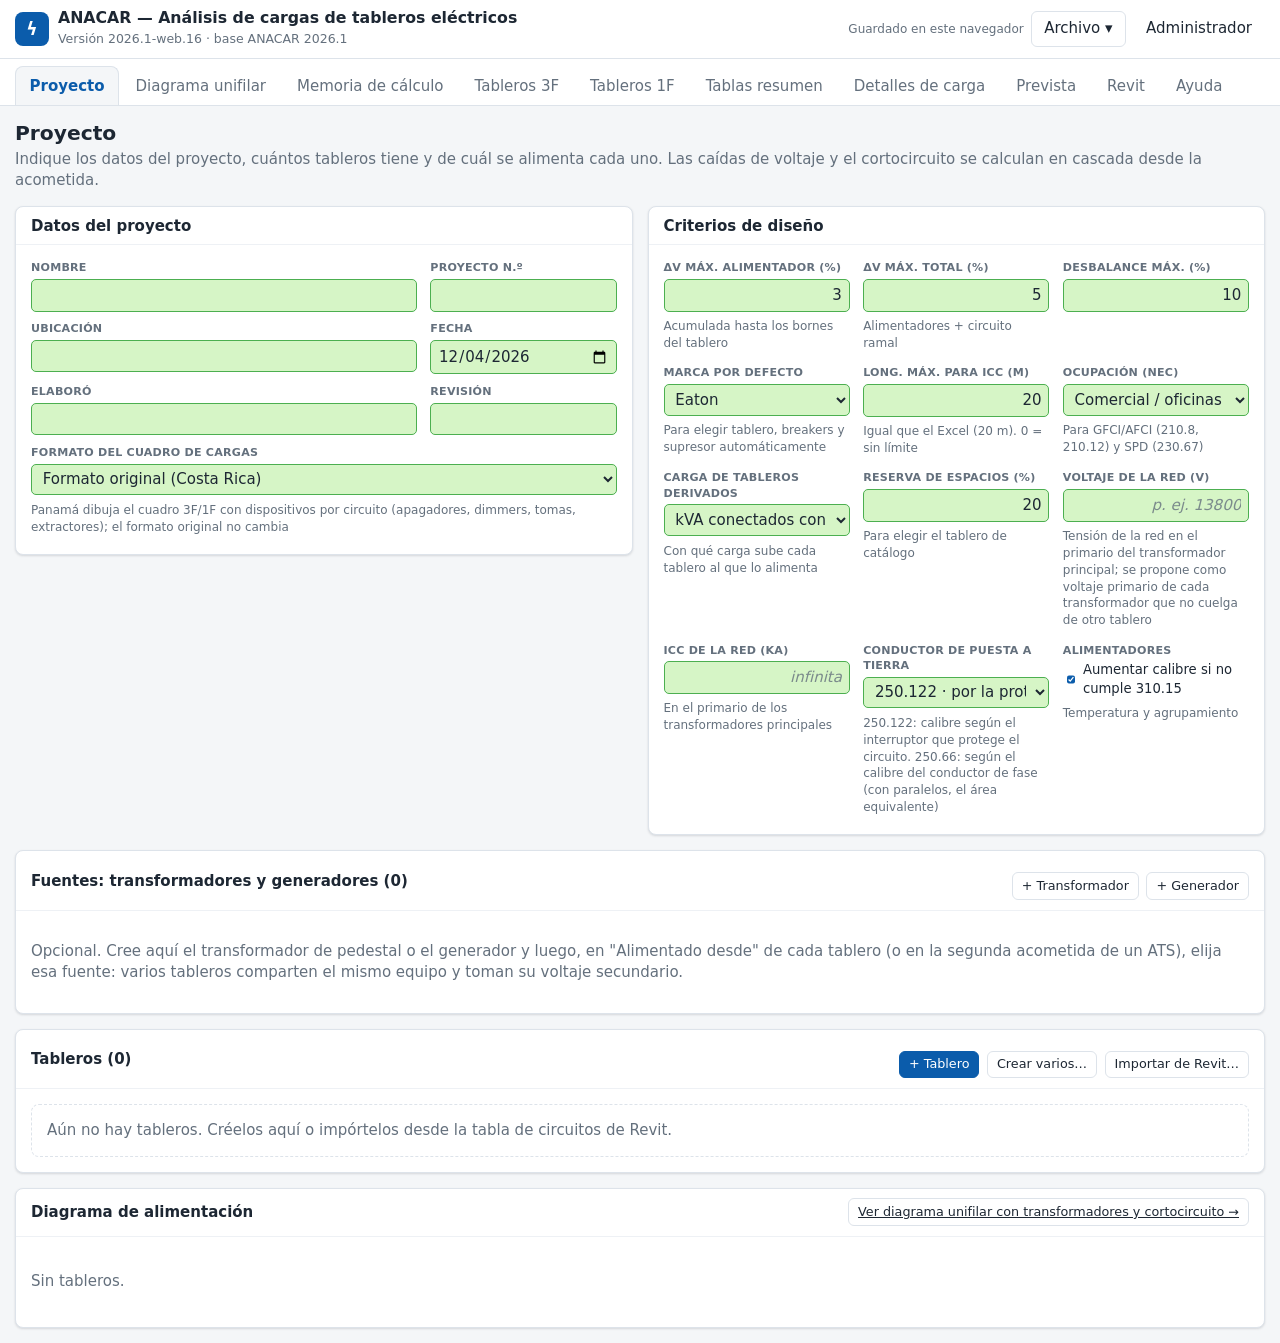
<file: index.html>
<!doctype html>
<html lang="es">
<head>
  <meta charset="utf-8">
  <meta name="viewport" content="width=device-width, initial-scale=1">
  <title>ANACAR Tableros</title>
  <meta name="description" content="Análisis de cargas de tableros eléctricos: memoria de cálculo por tablero, caída de voltaje y cortocircuito en cascada, cuadros 3F/1F y tablas resumen para Revit.">
  <link rel="icon" href="data:image/svg+xml,%3Csvg xmlns='http://www.w3.org/2000/svg' viewBox='0 0 32 32'%3E%3Crect width='32' height='32' rx='7' fill='%230b5cab'/%3E%3Cpath d='M18 4 8 18h7l-2 10 11-15h-7z' fill='%23fff'/%3E%3C/svg%3E">
  <link rel="stylesheet" href="css/styles.css?v=20261110k">
</head>
<body>
  <header class="app-head">
    <div class="brand">
      <span class="logo" aria-hidden="true">ϟ</span>
      <div><h1>ANACAR — Análisis de cargas de tableros eléctricos</h1><small id="ver"></small></div>
    </div>
    <div id="actions" class="actions"></div>
  </header>
  <nav id="tabs" class="tabs no-print" role="tablist" aria-label="Secciones"></nav>
  <main id="view" class="view"></main>
  <div id="modal-root"></div>
  <div id="toast-root" aria-live="polite"></div>

  <noscript><p style="padding:2rem">Esta herramienta necesita JavaScript.</p></noscript>

  <!-- Orden importa: datos → utilidades → lógica → interfaz -->
  <script src="js/data/seed.js?v=20261110k"></script>
  <script src="js/data/simbolos.js?v=20261110k"></script>
  <script src="js/data/selectores.js?v=20261110k"></script>
  <script src="js/data/prl.js?v=20261110k"></script>
  <script src="js/selector.js?v=20261110k"></script>
  <script src="js/config.js?v=20261110k"></script>
  <script src="js/util.js?v=20261110k"></script>
  <script src="js/calc.js?v=20261110k"></script>
  <script src="js/store.js?v=20261110k"></script>
  <script src="js/auth.js?v=20261110k"></script>
  <script src="js/ui.js?v=20261110k"></script>
  <script src="js/xlsx-read.js?v=20261110k"></script>
  <script src="js/app.js?v=20261110k"></script>
  <script src="js/ui-proyecto.js?v=20261110k"></script>
  <script src="js/ui-prevista.js?v=20261110k"></script>
  <script src="js/ui-revit.js?v=20261110k"></script>
  <script src="js/ui-memoria.js?v=20261110k"></script>
  <script src="js/simbolos-cuadro.js?v=20261110k"></script>
  <script src="js/hoja.js?v=20261110k"></script>
  <script src="js/ui-cuadro.js?v=20261110k"></script>
  <script src="js/cajetin.js?v=20261110k"></script>
  <script src="js/cad-tablas.js?v=20261110k"></script>
  <script src="js/ui-unifilar.js?v=20261110k"></script>
  <script src="js/ui-resumen.js?v=20261110k"></script>
  <script src="js/ui-admin.js?v=20261110k"></script>
  <script src="js/ui-detalles.js?v=20261110k"></script>
  <script src="js/ilustraciones.js?v=20261110k"></script>
  <script src="js/ui-ayuda.js?v=20261110k"></script>
  <script src="js/reporte.js?v=20261110k"></script>
  <script src="js/export-excel.js?v=20261110k"></script>
  <script src="js/importar-anacar.js?v=20261110k"></script>
  <script src="js/revisor-anacar.js?v=20261110k"></script>
  <script>document.getElementById('ver').textContent = 'Versión ' + window.CONFIG.APP_VERSION + ' · base ' + window.SEED.version;</script>
</body>
</html>
</file>
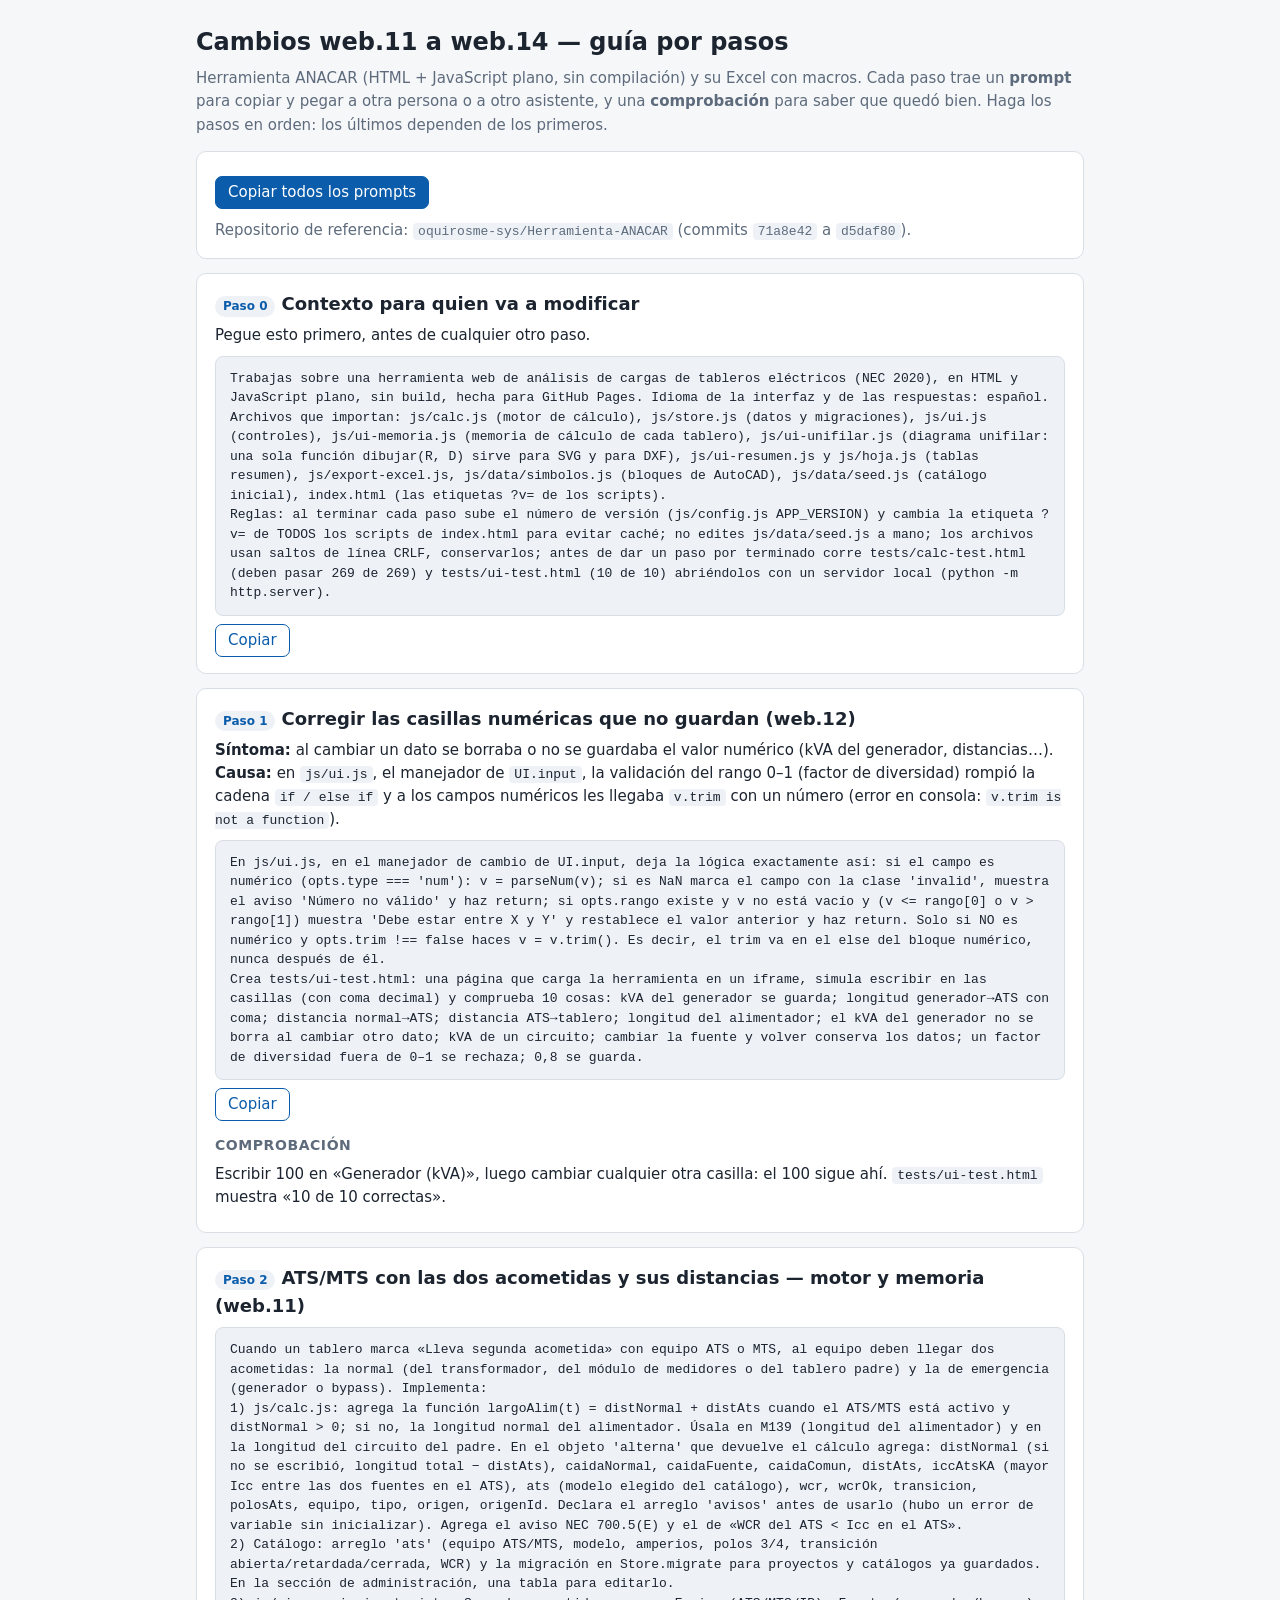
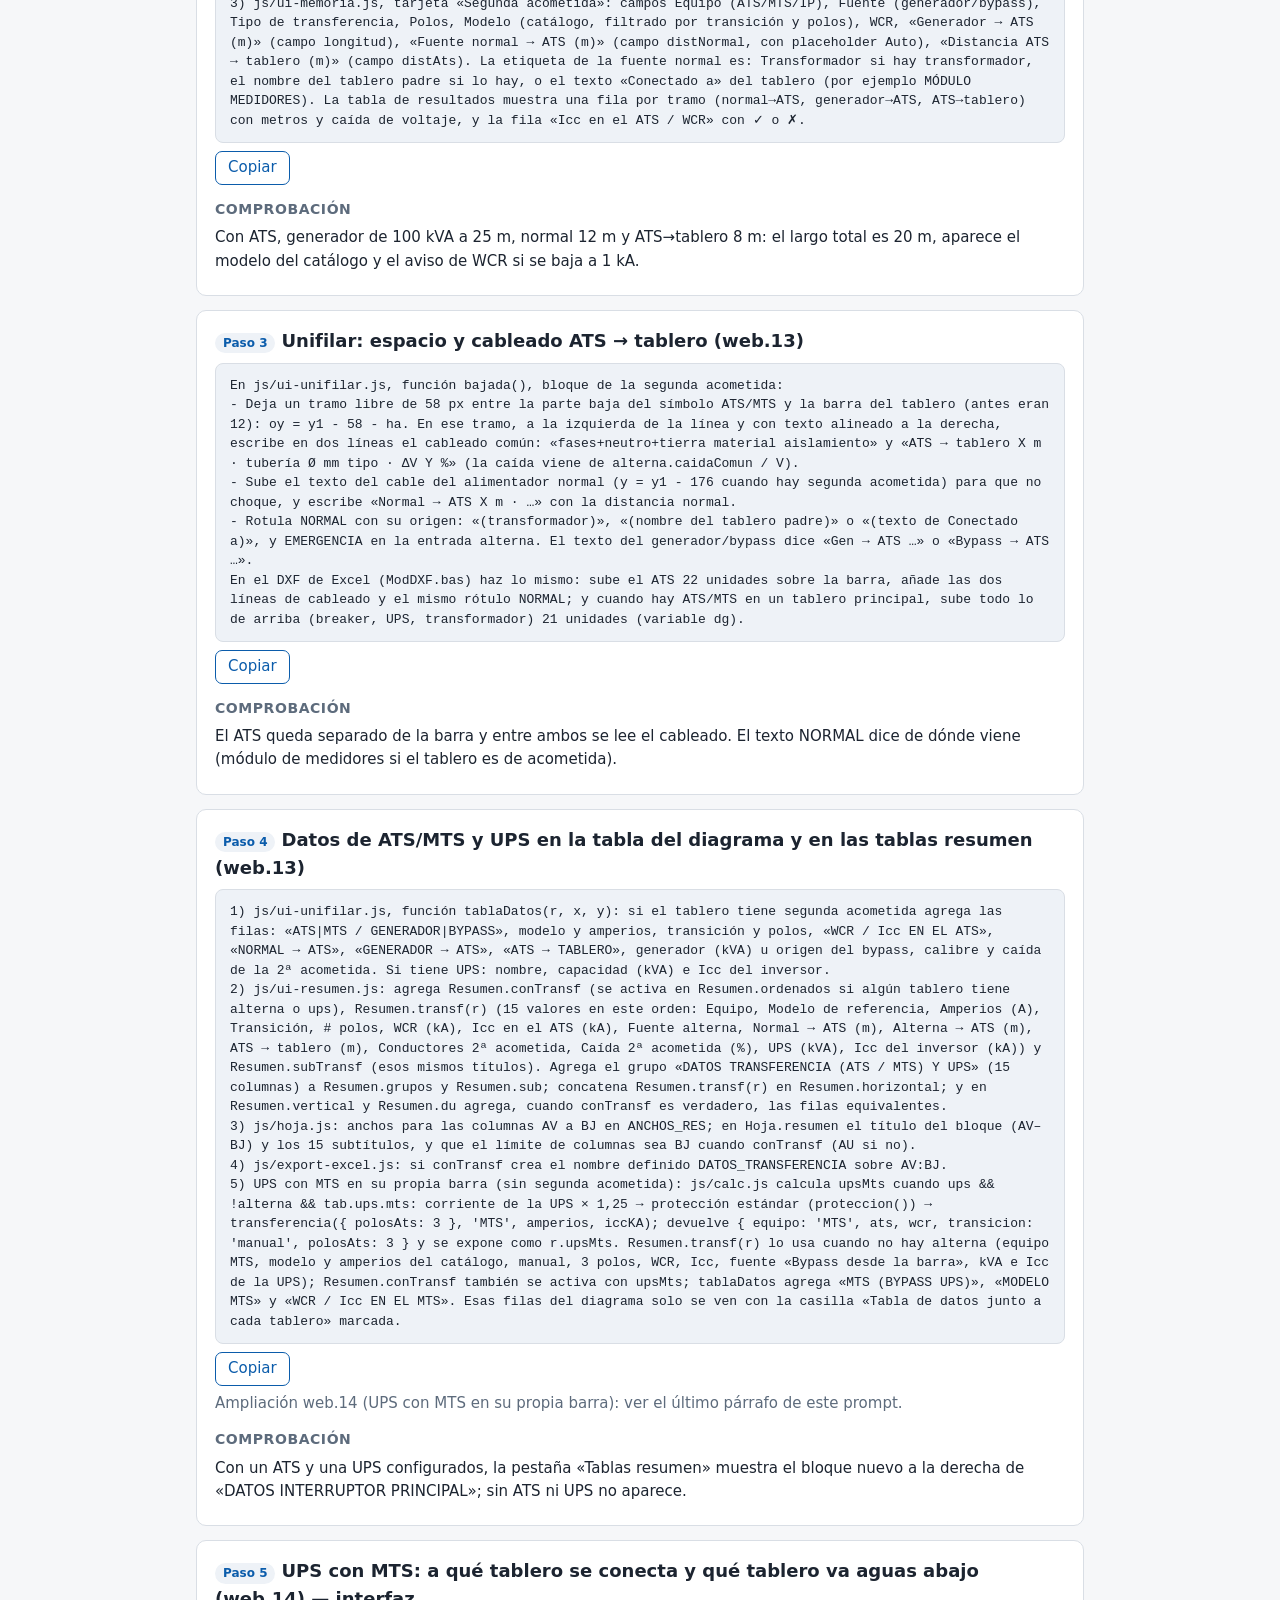
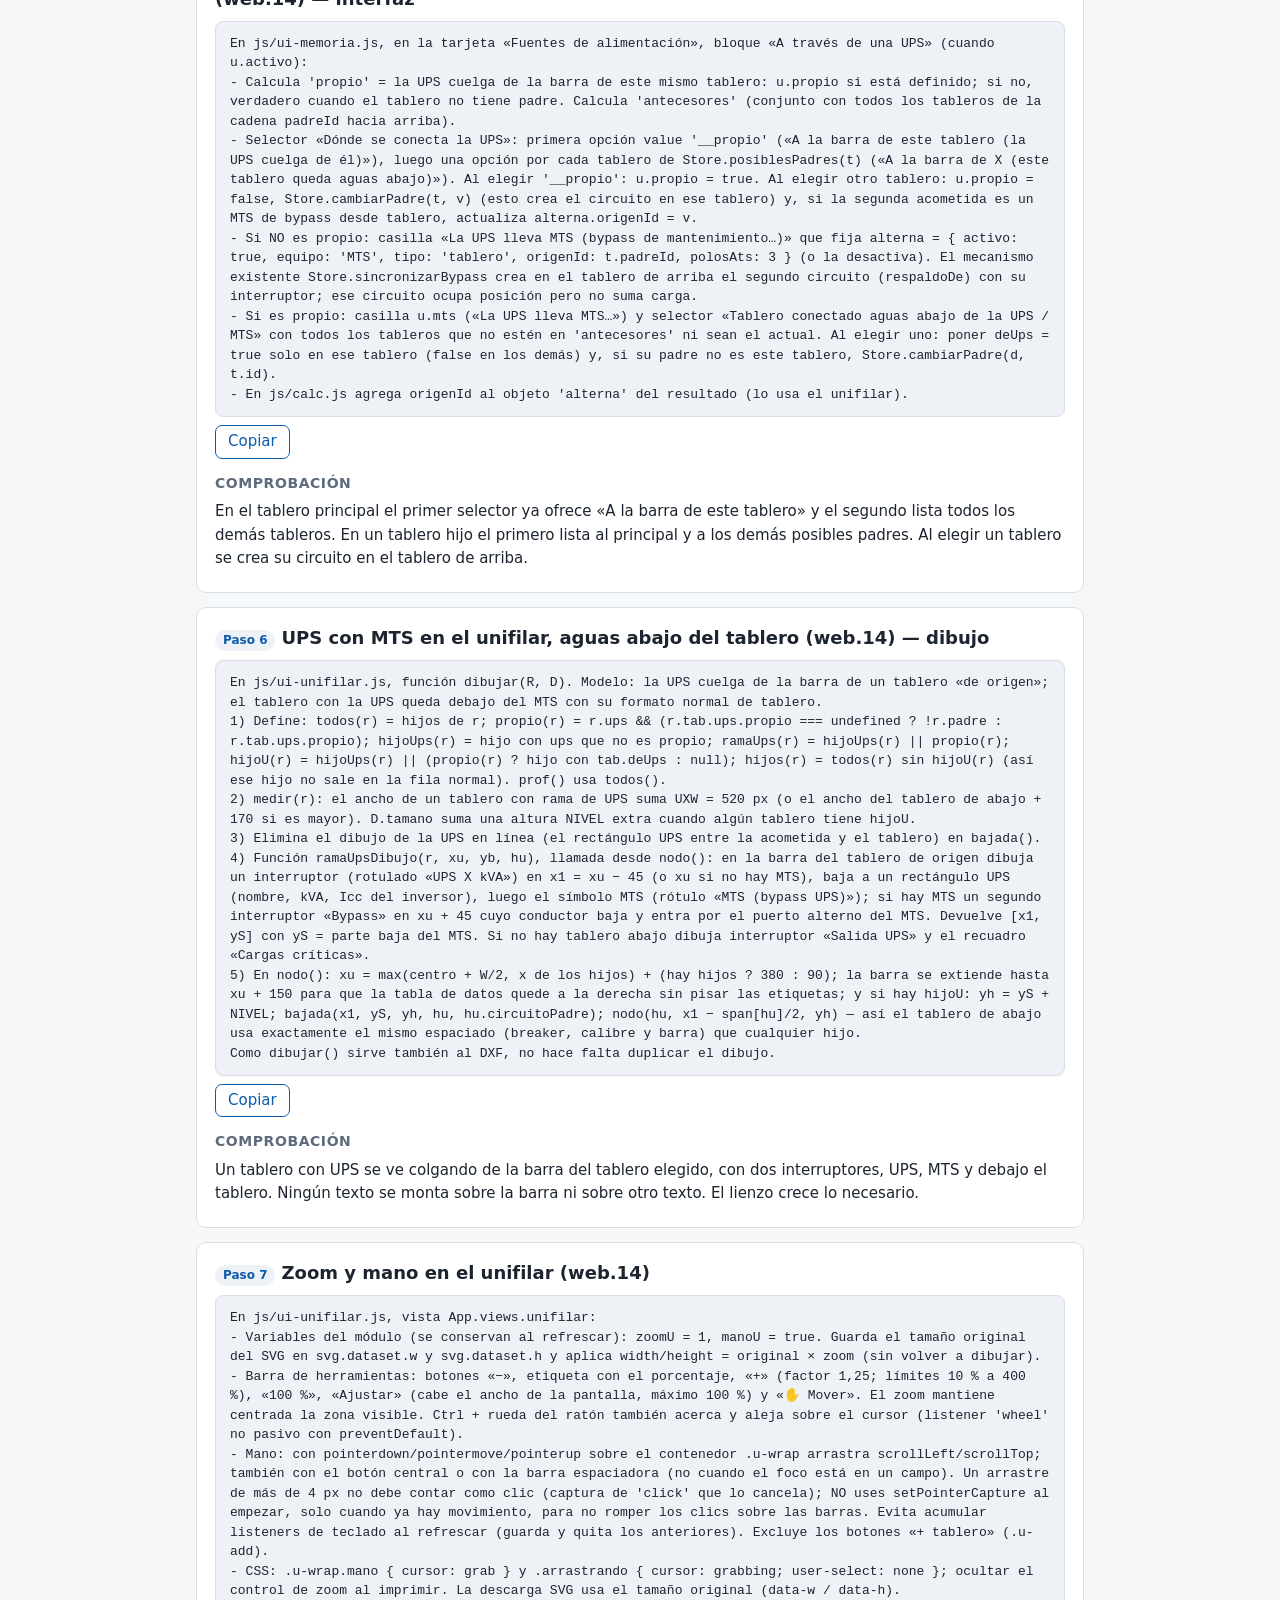
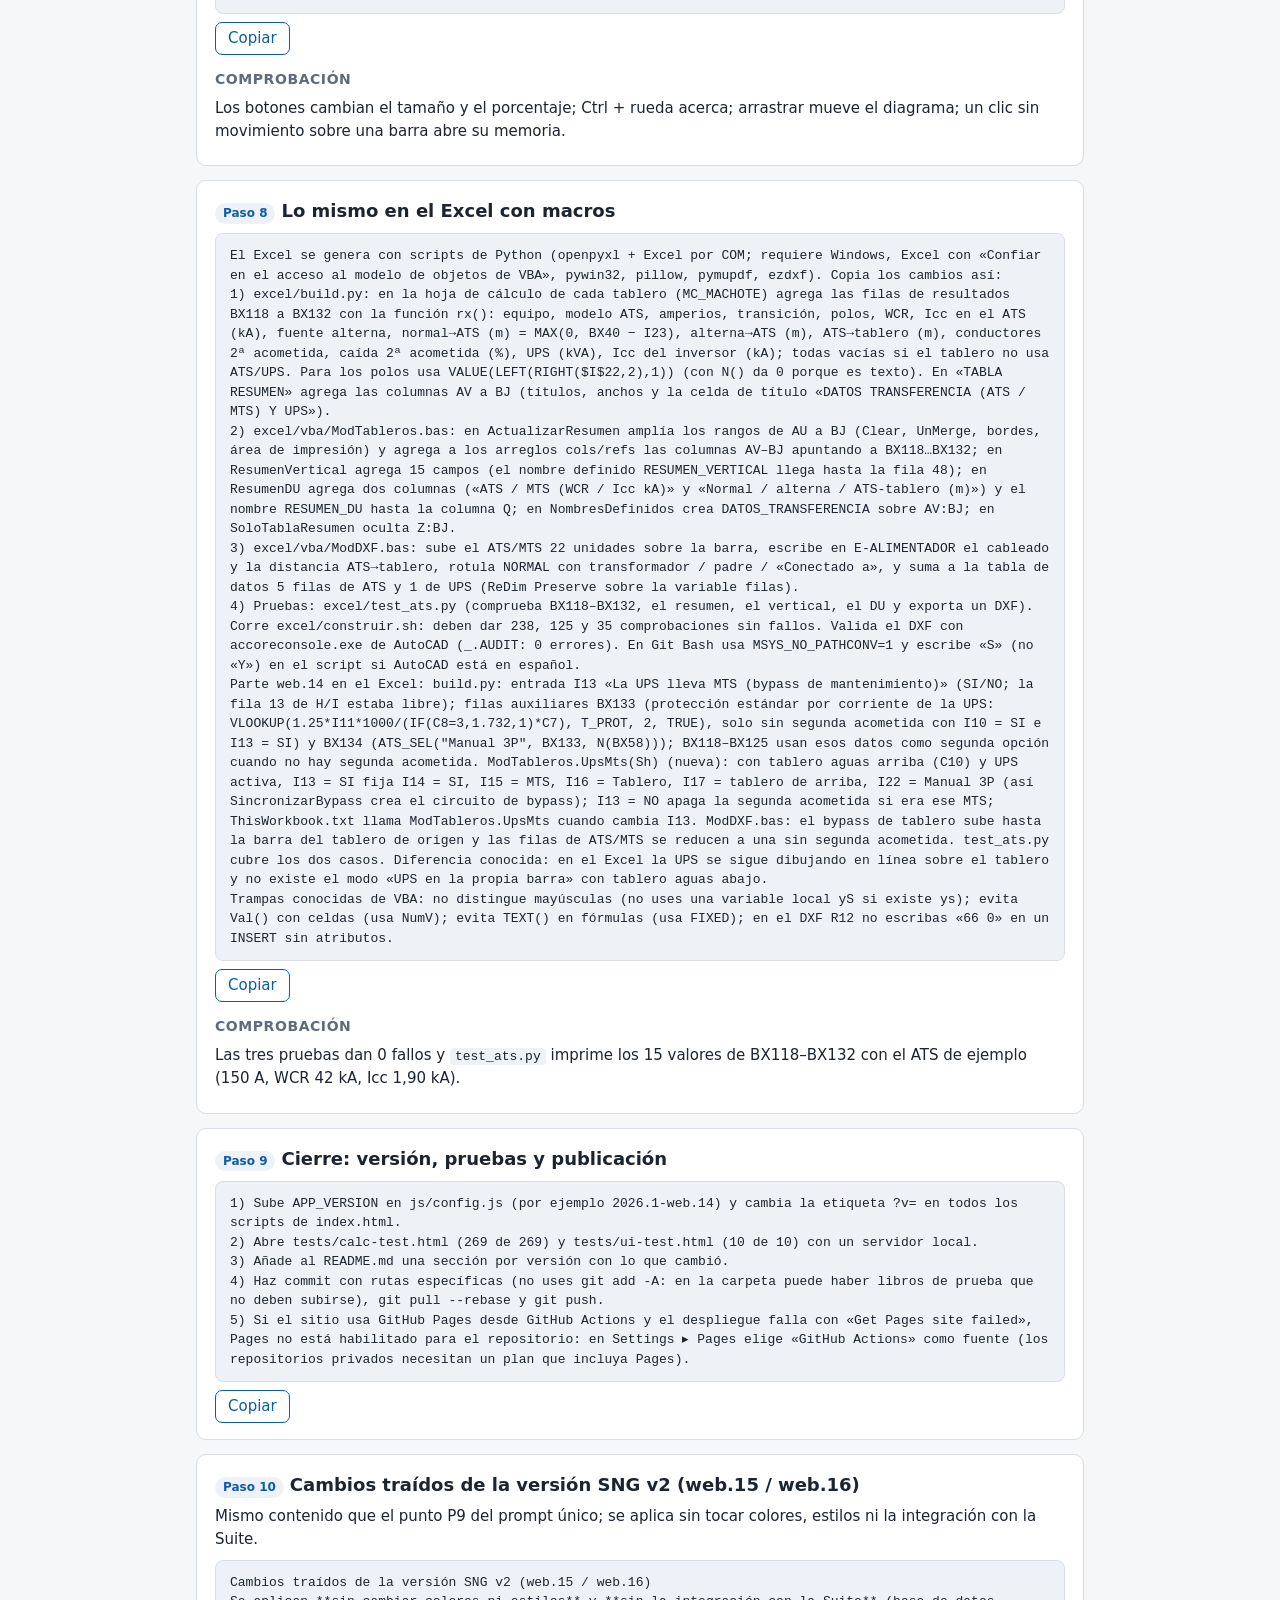
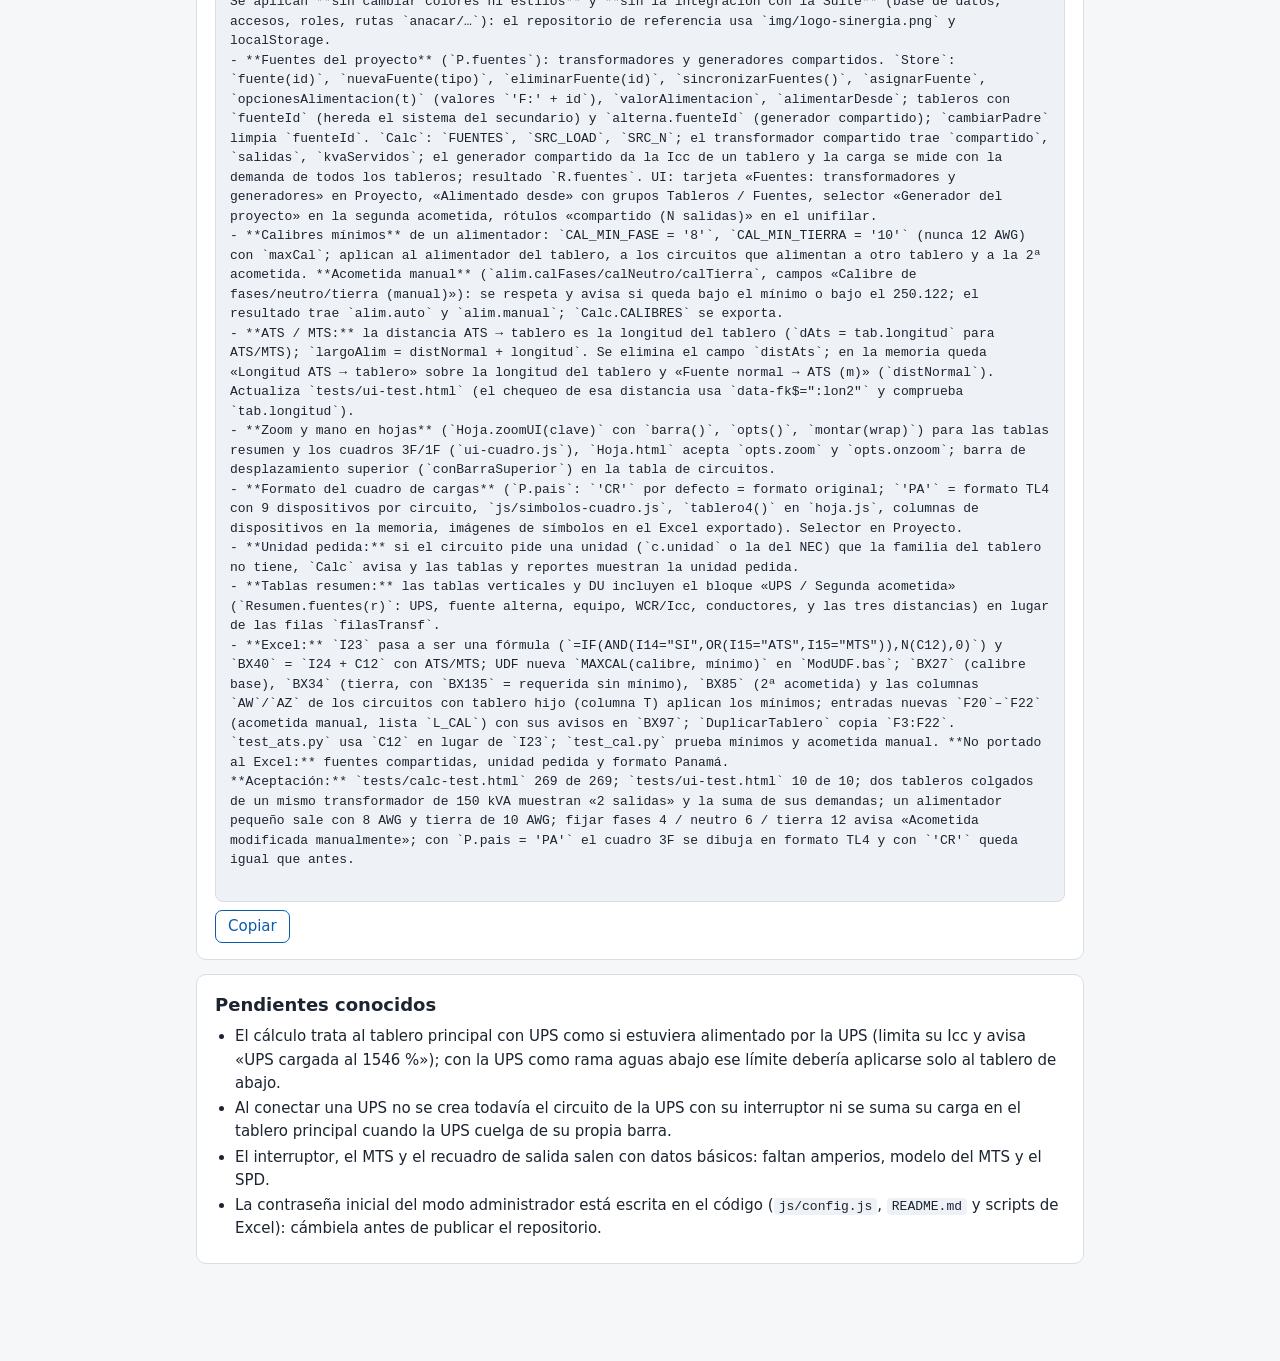
<file: docs/cambios-web11-a-web14.html>
<!doctype html>
<html lang="es">
<head>
<meta charset="utf-8">
<meta name="viewport" content="width=device-width, initial-scale=1">
<title>Cambios web.11 a web.14 — guía por pasos</title>
<style>
  :root { --bg:#f6f7f9; --card:#fff; --ink:#1c2430; --muted:#5d6b7c; --line:#d9dee5; --brand:#0b5cab; --code:#eef2f7; --ok:#1b7f4b; }
  @media (prefers-color-scheme: dark) { :root { --bg:#14181e; --card:#1d232b; --ink:#e8edf3; --muted:#9aa7b6; --line:#2d3641; --brand:#6aa9f0; --code:#11161c; --ok:#58c58a; } }
  * { box-sizing: border-box; }
  body { margin:0; background:var(--bg); color:var(--ink); font:15px/1.55 system-ui,"Segoe UI",Arial,sans-serif; }
  main { max-width: 920px; margin: 0 auto; padding: 24px 16px 64px; }
  h1 { font-size: 24px; margin: 0 0 6px; } h2 { font-size: 18px; margin: 0 0 4px; } h3 { font-size: 14px; margin: 14px 0 4px; color: var(--muted); text-transform: uppercase; letter-spacing: .04em; }
  p { margin: 6px 0; } .muted { color: var(--muted); }
  .card { background: var(--card); border: 1px solid var(--line); border-radius: 10px; padding: 16px 18px; margin: 14px 0; }
  .tag { display:inline-block; font-size:12px; font-weight:700; padding:1px 8px; border-radius:99px; background: var(--code); color: var(--brand); margin-right: 6px; }
  pre { margin: 8px 0 0; padding: 12px 14px; background: var(--code); border: 1px solid var(--line); border-radius: 8px; white-space: pre-wrap; word-wrap: break-word; font: 13px/1.5 ui-monospace,Consolas,monospace; }
  button { font: inherit; cursor: pointer; border: 1px solid var(--brand); background: transparent; color: var(--brand); border-radius: 7px; padding: 4px 12px; margin-top: 8px; }
  button.fill { background: var(--brand); color: #fff; } button.hecho { border-color: var(--ok); color: var(--ok); }
  ul { margin: 6px 0 6px 20px; padding: 0; } li { margin: 2px 0; }
  code { background: var(--code); padding: 1px 5px; border-radius: 4px; font: 13px ui-monospace,Consolas,monospace; }
  .ver { display:flex; gap:10px; flex-wrap:wrap; align-items:center; }
  label.chk { display:inline-flex; gap:6px; align-items:center; font-size:13px; color:var(--muted); margin-top:8px; margin-left:10px; }
</style>
</head>
<body>
<main>
  <h1>Cambios web.11 a web.14 — guía por pasos</h1>
  <p class="muted">Herramienta ANACAR (HTML + JavaScript plano, sin compilación) y su Excel con macros. Cada paso trae un <b>prompt</b> para copiar y pegar a otra persona o a otro asistente, y una <b>comprobación</b> para saber que quedó bien. Haga los pasos en orden: los últimos dependen de los primeros.</p>
  <div class="card ver">
    <button class="fill" id="todo">Copiar todos los prompts</button>
    <span class="muted">Repositorio de referencia: <code>oquirosme-sys/Herramienta-ANACAR</code> (commits <code>71a8e42</code> a <code>d5daf80</code>).</span>
  </div>

  <section class="card" data-p>
    <h2><span class="tag">Paso 0</span>Contexto para quien va a modificar</h2>
    <p>Pegue esto primero, antes de cualquier otro paso.</p>
    <pre>Trabajas sobre una herramienta web de análisis de cargas de tableros eléctricos (NEC 2020), en HTML y JavaScript plano, sin build, hecha para GitHub Pages. Idioma de la interfaz y de las respuestas: español.
Archivos que importan: js/calc.js (motor de cálculo), js/store.js (datos y migraciones), js/ui.js (controles), js/ui-memoria.js (memoria de cálculo de cada tablero), js/ui-unifilar.js (diagrama unifilar: una sola función dibujar(R, D) sirve para SVG y para DXF), js/ui-resumen.js y js/hoja.js (tablas resumen), js/export-excel.js, js/data/simbolos.js (bloques de AutoCAD), js/data/seed.js (catálogo inicial), index.html (las etiquetas ?v= de los scripts).
Reglas: al terminar cada paso sube el número de versión (js/config.js APP_VERSION) y cambia la etiqueta ?v= de TODOS los scripts de index.html para evitar caché; no edites js/data/seed.js a mano; los archivos usan saltos de línea CRLF, conservarlos; antes de dar un paso por terminado corre tests/calc-test.html (deben pasar 269 de 269) y tests/ui-test.html (10 de 10) abriéndolos con un servidor local (python -m http.server).</pre>
    <button>Copiar</button>
  </section>

  <section class="card" data-p>
    <h2><span class="tag">Paso 1</span>Corregir las casillas numéricas que no guardan (web.12)</h2>
    <p><b>Síntoma:</b> al cambiar un dato se borraba o no se guardaba el valor numérico (kVA del generador, distancias…). <b>Causa:</b> en <code>js/ui.js</code>, el manejador de <code>UI.input</code>, la validación del rango 0–1 (factor de diversidad) rompió la cadena <code>if / else if</code> y a los campos numéricos les llegaba <code>v.trim</code> con un número (error en consola: <code>v.trim is not a function</code>).</p>
    <pre>En js/ui.js, en el manejador de cambio de UI.input, deja la lógica exactamente así: si el campo es numérico (opts.type === 'num'): v = parseNum(v); si es NaN marca el campo con la clase 'invalid', muestra el aviso 'Número no válido' y haz return; si opts.rango existe y v no está vacío y (v &lt;= rango[0] o v &gt; rango[1]) muestra 'Debe estar entre X y Y' y restablece el valor anterior y haz return. Solo si NO es numérico y opts.trim !== false haces v = v.trim(). Es decir, el trim va en el else del bloque numérico, nunca después de él.
Crea tests/ui-test.html: una página que carga la herramienta en un iframe, simula escribir en las casillas (con coma decimal) y comprueba 10 cosas: kVA del generador se guarda; longitud generador→ATS con coma; distancia normal→ATS; distancia ATS→tablero; longitud del alimentador; el kVA del generador no se borra al cambiar otro dato; kVA de un circuito; cambiar la fuente y volver conserva los datos; un factor de diversidad fuera de 0–1 se rechaza; 0,8 se guarda.</pre>
    <button>Copiar</button>
    <h3>Comprobación</h3>
    <p>Escribir 100 en «Generador (kVA)», luego cambiar cualquier otra casilla: el 100 sigue ahí. <code>tests/ui-test.html</code> muestra «10 de 10 correctas».</p>
  </section>

  <section class="card" data-p>
    <h2><span class="tag">Paso 2</span>ATS/MTS con las dos acometidas y sus distancias — motor y memoria (web.11)</h2>
    <pre>Cuando un tablero marca «Lleva segunda acometida» con equipo ATS o MTS, al equipo deben llegar dos acometidas: la normal (del transformador, del módulo de medidores o del tablero padre) y la de emergencia (generador o bypass). Implementa:
1) js/calc.js: agrega la función largoAlim(t) = distNormal + distAts cuando el ATS/MTS está activo y distNormal &gt; 0; si no, la longitud normal del alimentador. Úsala en M139 (longitud del alimentador) y en la longitud del circuito del padre. En el objeto 'alterna' que devuelve el cálculo agrega: distNormal (si no se escribió, longitud total − distAts), caidaNormal, caidaFuente, caidaComun, distAts, iccAtsKA (mayor Icc entre las dos fuentes en el ATS), ats (modelo elegido del catálogo), wcr, wcrOk, transicion, polosAts, equipo, tipo, origen, origenId. Declara el arreglo 'avisos' antes de usarlo (hubo un error de variable sin inicializar). Agrega el aviso NEC 700.5(E) y el de «WCR del ATS &lt; Icc en el ATS».
2) Catálogo: arreglo 'ats' (equipo ATS/MTS, modelo, amperios, polos 3/4, transición abierta/retardada/cerrada, WCR) y la migración en Store.migrate para proyectos y catálogos ya guardados. En la sección de administración, una tabla para editarlo.
3) js/ui-memoria.js, tarjeta «Segunda acometida»: campos Equipo (ATS/MTS/IP), Fuente (generador/bypass), Tipo de transferencia, Polos, Modelo (catálogo, filtrado por transición y polos), WCR, «Generador → ATS (m)» (campo longitud), «Fuente normal → ATS (m)» (campo distNormal, con placeholder Auto), «Distancia ATS → tablero (m)» (campo distAts). La etiqueta de la fuente normal es: Transformador si hay transformador, el nombre del tablero padre si lo hay, o el texto «Conectado a» del tablero (por ejemplo MÓDULO MEDIDORES). La tabla de resultados muestra una fila por tramo (normal→ATS, generador→ATS, ATS→tablero) con metros y caída de voltaje, y la fila «Icc en el ATS / WCR» con ✓ o ✗.</pre>
    <button>Copiar</button>
    <h3>Comprobación</h3>
    <p>Con ATS, generador de 100 kVA a 25 m, normal 12 m y ATS→tablero 8 m: el largo total es 20 m, aparece el modelo del catálogo y el aviso de WCR si se baja a 1 kA.</p>
  </section>

  <section class="card" data-p>
    <h2><span class="tag">Paso 3</span>Unifilar: espacio y cableado ATS → tablero (web.13)</h2>
    <pre>En js/ui-unifilar.js, función bajada(), bloque de la segunda acometida:
- Deja un tramo libre de 58 px entre la parte baja del símbolo ATS/MTS y la barra del tablero (antes eran 12): oy = y1 - 58 - ha. En ese tramo, a la izquierda de la línea y con texto alineado a la derecha, escribe en dos líneas el cableado común: «fases+neutro+tierra material aislamiento» y «ATS → tablero X m · tubería Ø mm tipo · ΔV Y %» (la caída viene de alterna.caidaComun / V).
- Sube el texto del cable del alimentador normal (y = y1 - 176 cuando hay segunda acometida) para que no choque, y escribe «Normal → ATS X m · …» con la distancia normal.
- Rotula NORMAL con su origen: «(transformador)», «(nombre del tablero padre)» o «(texto de Conectado a)», y EMERGENCIA en la entrada alterna. El texto del generador/bypass dice «Gen → ATS …» o «Bypass → ATS …».
En el DXF de Excel (ModDXF.bas) haz lo mismo: sube el ATS 22 unidades sobre la barra, añade las dos líneas de cableado y el mismo rótulo NORMAL; y cuando hay ATS/MTS en un tablero principal, sube todo lo de arriba (breaker, UPS, transformador) 21 unidades (variable dg).</pre>
    <button>Copiar</button>
    <h3>Comprobación</h3>
    <p>El ATS queda separado de la barra y entre ambos se lee el cableado. El texto NORMAL dice de dónde viene (módulo de medidores si el tablero es de acometida).</p>
  </section>

  <section class="card" data-p>
    <h2><span class="tag">Paso 4</span>Datos de ATS/MTS y UPS en la tabla del diagrama y en las tablas resumen (web.13)</h2>
    <pre>1) js/ui-unifilar.js, función tablaDatos(r, x, y): si el tablero tiene segunda acometida agrega las filas: «ATS|MTS / GENERADOR|BYPASS», modelo y amperios, transición y polos, «WCR / Icc EN EL ATS», «NORMAL → ATS», «GENERADOR → ATS», «ATS → TABLERO», generador (kVA) u origen del bypass, calibre y caída de la 2ª acometida. Si tiene UPS: nombre, capacidad (kVA) e Icc del inversor.
2) js/ui-resumen.js: agrega Resumen.conTransf (se activa en Resumen.ordenados si algún tablero tiene alterna o ups), Resumen.transf(r) (15 valores en este orden: Equipo, Modelo de referencia, Amperios (A), Transición, # polos, WCR (kA), Icc en el ATS (kA), Fuente alterna, Normal → ATS (m), Alterna → ATS (m), ATS → tablero (m), Conductores 2ª acometida, Caída 2ª acometida (%), UPS (kVA), Icc del inversor (kA)) y Resumen.subTransf (esos mismos títulos). Agrega el grupo «DATOS TRANSFERENCIA (ATS / MTS) Y UPS» (15 columnas) a Resumen.grupos y Resumen.sub; concatena Resumen.transf(r) en Resumen.horizontal; y en Resumen.vertical y Resumen.du agrega, cuando conTransf es verdadero, las filas equivalentes.
3) js/hoja.js: anchos para las columnas AV a BJ en ANCHOS_RES; en Hoja.resumen el título del bloque (AV–BJ) y los 15 subtítulos, y que el límite de columnas sea BJ cuando conTransf (AU si no).
4) js/export-excel.js: si conTransf crea el nombre definido DATOS_TRANSFERENCIA sobre AV:BJ.
5) UPS con MTS en su propia barra (sin segunda acometida): js/calc.js calcula upsMts cuando ups &amp;&amp; !alterna &amp;&amp; tab.ups.mts: corriente de la UPS × 1,25 → protección estándar (proteccion()) → transferencia({ polosAts: 3 }, 'MTS', amperios, iccKA); devuelve { equipo: 'MTS', ats, wcr, transicion: 'manual', polosAts: 3 } y se expone como r.upsMts. Resumen.transf(r) lo usa cuando no hay alterna (equipo MTS, modelo y amperios del catálogo, manual, 3 polos, WCR, Icc, fuente «Bypass desde la barra», kVA e Icc de la UPS); Resumen.conTransf también se activa con upsMts; tablaDatos agrega «MTS (BYPASS UPS)», «MODELO MTS» y «WCR / Icc EN EL MTS». Esas filas del diagrama solo se ven con la casilla «Tabla de datos junto a cada tablero» marcada.</pre>
    <button>Copiar</button>
    <p class="muted">Ampliación web.14 (UPS con MTS en su propia barra): ver el último párrafo de este prompt.</p>
    <h3>Comprobación</h3>
    <p>Con un ATS y una UPS configurados, la pestaña «Tablas resumen» muestra el bloque nuevo a la derecha de «DATOS INTERRUPTOR PRINCIPAL»; sin ATS ni UPS no aparece.</p>
  </section>

  <section class="card" data-p>
    <h2><span class="tag">Paso 5</span>UPS con MTS: a qué tablero se conecta y qué tablero va aguas abajo (web.14) — interfaz</h2>
    <pre>En js/ui-memoria.js, en la tarjeta «Fuentes de alimentación», bloque «A través de una UPS» (cuando u.activo):
- Calcula 'propio' = la UPS cuelga de la barra de este mismo tablero: u.propio si está definido; si no, verdadero cuando el tablero no tiene padre. Calcula 'antecesores' (conjunto con todos los tableros de la cadena padreId hacia arriba).
- Selector «Dónde se conecta la UPS»: primera opción value '__propio' («A la barra de este tablero (la UPS cuelga de él)»), luego una opción por cada tablero de Store.posiblesPadres(t) («A la barra de X (este tablero queda aguas abajo)»). Al elegir '__propio': u.propio = true. Al elegir otro tablero: u.propio = false, Store.cambiarPadre(t, v) (esto crea el circuito en ese tablero) y, si la segunda acometida es un MTS de bypass desde tablero, actualiza alterna.origenId = v.
- Si NO es propio: casilla «La UPS lleva MTS (bypass de mantenimiento…)» que fija alterna = { activo: true, equipo: 'MTS', tipo: 'tablero', origenId: t.padreId, polosAts: 3 } (o la desactiva). El mecanismo existente Store.sincronizarBypass crea en el tablero de arriba el segundo circuito (respaldoDe) con su interruptor; ese circuito ocupa posición pero no suma carga.
- Si es propio: casilla u.mts («La UPS lleva MTS…») y selector «Tablero conectado aguas abajo de la UPS / MTS» con todos los tableros que no estén en 'antecesores' ni sean el actual. Al elegir uno: poner deUps = true solo en ese tablero (false en los demás) y, si su padre no es este tablero, Store.cambiarPadre(d, t.id).
- En js/calc.js agrega origenId al objeto 'alterna' del resultado (lo usa el unifilar).</pre>
    <button>Copiar</button>
    <h3>Comprobación</h3>
    <p>En el tablero principal el primer selector ya ofrece «A la barra de este tablero» y el segundo lista todos los demás tableros. En un tablero hijo el primero lista al principal y a los demás posibles padres. Al elegir un tablero se crea su circuito en el tablero de arriba.</p>
  </section>

  <section class="card" data-p>
    <h2><span class="tag">Paso 6</span>UPS con MTS en el unifilar, aguas abajo del tablero (web.14) — dibujo</h2>
    <pre>En js/ui-unifilar.js, función dibujar(R, D). Modelo: la UPS cuelga de la barra de un tablero «de origen»; el tablero con la UPS queda debajo del MTS con su formato normal de tablero.
1) Define: todos(r) = hijos de r; propio(r) = r.ups && (r.tab.ups.propio === undefined ? !r.padre : r.tab.ups.propio); hijoUps(r) = hijo con ups que no es propio; ramaUps(r) = hijoUps(r) || propio(r); hijoU(r) = hijoUps(r) || (propio(r) ? hijo con tab.deUps : null); hijos(r) = todos(r) sin hijoU(r) (así ese hijo no sale en la fila normal). prof() usa todos().
2) medir(r): el ancho de un tablero con rama de UPS suma UXW = 520 px (o el ancho del tablero de abajo + 170 si es mayor). D.tamano suma una altura NIVEL extra cuando algún tablero tiene hijoU.
3) Elimina el dibujo de la UPS en línea (el rectángulo UPS entre la acometida y el tablero) en bajada().
4) Función ramaUpsDibujo(r, xu, yb, hu), llamada desde nodo(): en la barra del tablero de origen dibuja un interruptor (rotulado «UPS X kVA») en x1 = xu − 45 (o xu si no hay MTS), baja a un rectángulo UPS (nombre, kVA, Icc del inversor), luego el símbolo MTS (rótulo «MTS (bypass UPS)»); si hay MTS un segundo interruptor «Bypass» en xu + 45 cuyo conductor baja y entra por el puerto alterno del MTS. Devuelve [x1, yS] con yS = parte baja del MTS. Si no hay tablero abajo dibuja interruptor «Salida UPS» y el recuadro «Cargas críticas».
5) En nodo(): xu = max(centro + W/2, x de los hijos) + (hay hijos ? 380 : 90); la barra se extiende hasta xu + 150 para que la tabla de datos quede a la derecha sin pisar las etiquetas; y si hay hijoU: yh = yS + NIVEL; bajada(x1, yS, yh, hu, hu.circuitoPadre); nodo(hu, x1 − span[hu]/2, yh) — así el tablero de abajo usa exactamente el mismo espaciado (breaker, calibre y barra) que cualquier hijo.
Como dibujar() sirve también al DXF, no hace falta duplicar el dibujo.</pre>
    <button>Copiar</button>
    <h3>Comprobación</h3>
    <p>Un tablero con UPS se ve colgando de la barra del tablero elegido, con dos interruptores, UPS, MTS y debajo el tablero. Ningún texto se monta sobre la barra ni sobre otro texto. El lienzo crece lo necesario.</p>
  </section>

  <section class="card" data-p>
    <h2><span class="tag">Paso 7</span>Zoom y mano en el unifilar (web.14)</h2>
    <pre>En js/ui-unifilar.js, vista App.views.unifilar:
- Variables del módulo (se conservan al refrescar): zoomU = 1, manoU = true. Guarda el tamaño original del SVG en svg.dataset.w y svg.dataset.h y aplica width/height = original × zoom (sin volver a dibujar).
- Barra de herramientas: botones «−», etiqueta con el porcentaje, «+» (factor 1,25; límites 10 % a 400 %), «100 %», «Ajustar» (cabe el ancho de la pantalla, máximo 100 %) y «✋ Mover». El zoom mantiene centrada la zona visible. Ctrl + rueda del ratón también acerca y aleja sobre el cursor (listener 'wheel' no pasivo con preventDefault).
- Mano: con pointerdown/pointermove/pointerup sobre el contenedor .u-wrap arrastra scrollLeft/scrollTop; también con el botón central o con la barra espaciadora (no cuando el foco está en un campo). Un arrastre de más de 4 px no debe contar como clic (captura de 'click' que lo cancela); NO uses setPointerCapture al empezar, solo cuando ya hay movimiento, para no romper los clics sobre las barras. Evita acumular listeners de teclado al refrescar (guarda y quita los anteriores). Excluye los botones «+ tablero» (.u-add).
- CSS: .u-wrap.mano { cursor: grab } y .arrastrando { cursor: grabbing; user-select: none }; ocultar el control de zoom al imprimir. La descarga SVG usa el tamaño original (data-w / data-h).</pre>
    <button>Copiar</button>
    <h3>Comprobación</h3>
    <p>Los botones cambian el tamaño y el porcentaje; Ctrl + rueda acerca; arrastrar mueve el diagrama; un clic sin movimiento sobre una barra abre su memoria.</p>
  </section>

  <section class="card" data-p>
    <h2><span class="tag">Paso 8</span>Lo mismo en el Excel con macros</h2>
    <pre>El Excel se genera con scripts de Python (openpyxl + Excel por COM; requiere Windows, Excel con «Confiar en el acceso al modelo de objetos de VBA», pywin32, pillow, pymupdf, ezdxf). Copia los cambios así:
1) excel/build.py: en la hoja de cálculo de cada tablero (MC_MACHOTE) agrega las filas de resultados BX118 a BX132 con la función rx(): equipo, modelo ATS, amperios, transición, polos, WCR, Icc en el ATS (kA), fuente alterna, normal→ATS (m) = MAX(0, BX40 − I23), alterna→ATS (m), ATS→tablero (m), conductores 2ª acometida, caída 2ª acometida (%), UPS (kVA), Icc del inversor (kA); todas vacías si el tablero no usa ATS/UPS. Para los polos usa VALUE(LEFT(RIGHT($I$22,2),1)) (con N() da 0 porque es texto). En «TABLA RESUMEN» agrega las columnas AV a BJ (títulos, anchos y la celda de título «DATOS TRANSFERENCIA (ATS / MTS) Y UPS»).
2) excel/vba/ModTableros.bas: en ActualizarResumen amplía los rangos de AU a BJ (Clear, UnMerge, bordes, área de impresión) y agrega a los arreglos cols/refs las columnas AV–BJ apuntando a BX118…BX132; en ResumenVertical agrega 15 campos (el nombre definido RESUMEN_VERTICAL llega hasta la fila 48); en ResumenDU agrega dos columnas («ATS / MTS (WCR / Icc kA)» y «Normal / alterna / ATS-tablero (m)») y el nombre RESUMEN_DU hasta la columna Q; en NombresDefinidos crea DATOS_TRANSFERENCIA sobre AV:BJ; en SoloTablaResumen oculta Z:BJ.
3) excel/vba/ModDXF.bas: sube el ATS/MTS 22 unidades sobre la barra, escribe en E-ALIMENTADOR el cableado y la distancia ATS→tablero, rotula NORMAL con transformador / padre / «Conectado a», y suma a la tabla de datos 5 filas de ATS y 1 de UPS (ReDim Preserve sobre la variable filas).
4) Pruebas: excel/test_ats.py (comprueba BX118–BX132, el resumen, el vertical, el DU y exporta un DXF). Corre excel/construir.sh: deben dar 238, 125 y 35 comprobaciones sin fallos. Valida el DXF con accoreconsole.exe de AutoCAD (_.AUDIT: 0 errores). En Git Bash usa MSYS_NO_PATHCONV=1 y escribe «S» (no «Y») en el script si AutoCAD está en español.
Parte web.14 en el Excel: build.py: entrada I13 «La UPS lleva MTS (bypass de mantenimiento)» (SI/NO; la fila 13 de H/I estaba libre); filas auxiliares BX133 (protección estándar por corriente de la UPS: VLOOKUP(1.25*I11*1000/(IF(C8=3,1.732,1)*C7), T_PROT, 2, TRUE), solo sin segunda acometida con I10 = SI e I13 = SI) y BX134 (ATS_SEL("Manual 3P", BX133, N(BX58))); BX118–BX125 usan esos datos como segunda opción cuando no hay segunda acometida. ModTableros.UpsMts(Sh) (nueva): con tablero aguas arriba (C10) y UPS activa, I13 = SI fija I14 = SI, I15 = MTS, I16 = Tablero, I17 = tablero de arriba, I22 = Manual 3P (así SincronizarBypass crea el circuito de bypass); I13 = NO apaga la segunda acometida si era ese MTS; ThisWorkbook.txt llama ModTableros.UpsMts cuando cambia I13. ModDXF.bas: el bypass de tablero sube hasta la barra del tablero de origen y las filas de ATS/MTS se reducen a una sin segunda acometida. test_ats.py cubre los dos casos. Diferencia conocida: en el Excel la UPS se sigue dibujando en línea sobre el tablero y no existe el modo «UPS en la propia barra» con tablero aguas abajo.
Trampas conocidas de VBA: no distingue mayúsculas (no uses una variable local yS si existe ys); evita Val() con celdas (usa NumV); evita TEXT() en fórmulas (usa FIXED); en el DXF R12 no escribas «66 0» en un INSERT sin atributos.</pre>
    <button>Copiar</button>
    <h3>Comprobación</h3>
    <p>Las tres pruebas dan 0 fallos y <code>test_ats.py</code> imprime los 15 valores de BX118–BX132 con el ATS de ejemplo (150 A, WCR 42 kA, Icc 1,90 kA).</p>
  </section>

  <section class="card" data-p>
    <h2><span class="tag">Paso 9</span>Cierre: versión, pruebas y publicación</h2>
    <pre>1) Sube APP_VERSION en js/config.js (por ejemplo 2026.1-web.14) y cambia la etiqueta ?v= en todos los scripts de index.html.
2) Abre tests/calc-test.html (269 de 269) y tests/ui-test.html (10 de 10) con un servidor local.
3) Añade al README.md una sección por versión con lo que cambió.
4) Haz commit con rutas específicas (no uses git add -A: en la carpeta puede haber libros de prueba que no deben subirse), git pull --rebase y git push.
5) Si el sitio usa GitHub Pages desde GitHub Actions y el despliegue falla con «Get Pages site failed», Pages no está habilitado para el repositorio: en Settings ▸ Pages elige «GitHub Actions» como fuente (los repositorios privados necesitan un plan que incluya Pages).</pre>
    <button>Copiar</button>
  </section>

  <section class="card" data-p>
    <h2><span class="tag">Paso 10</span>Cambios traídos de la versión SNG v2 (web.15 / web.16)</h2>
    <p>Mismo contenido que el punto P9 del prompt único; se aplica sin tocar colores, estilos ni la integración con la Suite.</p>
    <pre>Cambios traídos de la versión SNG v2 (web.15 / web.16)
Se aplican **sin cambiar colores ni estilos** y **sin la integración con la Suite** (base de datos, accesos, roles, rutas `anacar/…`): el repositorio de referencia usa `img/logo-sinergia.png` y localStorage.
- **Fuentes del proyecto** (`P.fuentes`): transformadores y generadores compartidos. `Store`: `fuente(id)`, `nuevaFuente(tipo)`, `eliminarFuente(id)`, `sincronizarFuentes()`, `asignarFuente`, `opcionesAlimentacion(t)` (valores `'F:' + id`), `valorAlimentacion`, `alimentarDesde`; tableros con `fuenteId` (hereda el sistema del secundario) y `alterna.fuenteId` (generador compartido); `cambiarPadre` limpia `fuenteId`. `Calc`: `FUENTES`, `SRC_LOAD`, `SRC_N`; el transformador compartido trae `compartido`, `salidas`, `kvaServidos`; el generador compartido da la Icc de un tablero y la carga se mide con la demanda de todos los tableros; resultado `R.fuentes`. UI: tarjeta «Fuentes: transformadores y generadores» en Proyecto, «Alimentado desde» con grupos Tableros / Fuentes, selector «Generador del proyecto» en la segunda acometida, rótulos «compartido (N salidas)» en el unifilar.
- **Calibres mínimos** de un alimentador: `CAL_MIN_FASE = '8'`, `CAL_MIN_TIERRA = '10'` (nunca 12 AWG) con `maxCal`; aplican al alimentador del tablero, a los circuitos que alimentan a otro tablero y a la 2ª acometida. **Acometida manual** (`alim.calFases/calNeutro/calTierra`, campos «Calibre de fases/neutro/tierra (manual)»): se respeta y avisa si queda bajo el mínimo o bajo el 250.122; el resultado trae `alim.auto` y `alim.manual`; `Calc.CALIBRES` se exporta.
- **ATS / MTS:** la distancia ATS → tablero es la longitud del tablero (`dAts = tab.longitud` para ATS/MTS); `largoAlim = distNormal + longitud`. Se elimina el campo `distAts`; en la memoria queda «Longitud ATS → tablero» sobre la longitud del tablero y «Fuente normal → ATS (m)» (`distNormal`). Actualiza `tests/ui-test.html` (el chequeo de esa distancia usa `data-fk$=":lon2"` y comprueba `tab.longitud`).
- **Zoom y mano en hojas** (`Hoja.zoomUI(clave)` con `barra()`, `opts()`, `montar(wrap)`) para las tablas resumen y los cuadros 3F/1F (`ui-cuadro.js`), `Hoja.html` acepta `opts.zoom` y `opts.onzoom`; barra de desplazamiento superior (`conBarraSuperior`) en la tabla de circuitos.
- **Formato del cuadro de cargas** (`P.pais`: `'CR'` por defecto = formato original; `'PA'` = formato TL4 con 9 dispositivos por circuito, `js/simbolos-cuadro.js`, `tablero4()` en `hoja.js`, columnas de dispositivos en la memoria, imágenes de símbolos en el Excel exportado). Selector en Proyecto.
- **Unidad pedida:** si el circuito pide una unidad (`c.unidad` o la del NEC) que la familia del tablero no tiene, `Calc` avisa y las tablas y reportes muestran la unidad pedida.
- **Tablas resumen:** las tablas verticales y DU incluyen el bloque «UPS / Segunda acometida» (`Resumen.fuentes(r)`: UPS, fuente alterna, equipo, WCR/Icc, conductores, y las tres distancias) en lugar de las filas `filasTransf`.
- **Excel:** `I23` pasa a ser una fórmula (`=IF(AND(I14="SI",OR(I15="ATS",I15="MTS")),N(C12),0)`) y `BX40` = `I24 + C12` con ATS/MTS; UDF nueva `MAXCAL(calibre, mínimo)` en `ModUDF.bas`; `BX27` (calibre base), `BX34` (tierra, con `BX135` = requerida sin mínimo), `BX85` (2ª acometida) y las columnas `AW`/`AZ` de los circuitos con tablero hijo (columna T) aplican los mínimos; entradas nuevas `F20`–`F22` (acometida manual, lista `L_CAL`) con sus avisos en `BX97`; `DuplicarTablero` copia `F3:F22`. `test_ats.py` usa `C12` en lugar de `I23`; `test_cal.py` prueba mínimos y acometida manual. **No portado al Excel:** fuentes compartidas, unidad pedida y formato Panamá.
**Aceptación:** `tests/calc-test.html` 269 de 269; `tests/ui-test.html` 10 de 10; dos tableros colgados de un mismo transformador de 150 kVA muestran «2 salidas» y la suma de sus demandas; un alimentador pequeño sale con 8 AWG y tierra de 10 AWG; fijar fases 4 / neutro 6 / tierra 12 avisa «Acometida modificada manualmente»; con `P.pais = 'PA'` el cuadro 3F se dibuja en formato TL4 y con `'CR'` queda igual que antes.

</pre>
    <button>Copiar</button>
  </section>

  <section class="card">
    <h2>Pendientes conocidos</h2>
    <ul>
      <li>El cálculo trata al tablero principal con UPS como si estuviera alimentado por la UPS (limita su Icc y avisa «UPS cargada al 1546 %»); con la UPS como rama aguas abajo ese límite debería aplicarse solo al tablero de abajo.</li>
      <li>Al conectar una UPS no se crea todavía el circuito de la UPS con su interruptor ni se suma su carga en el tablero principal cuando la UPS cuelga de su propia barra.</li>
      <li>El interruptor, el MTS y el recuadro de salida salen con datos básicos: faltan amperios, modelo del MTS y el SPD.</li>
      <li>La contraseña inicial del modo administrador está escrita en el código (<code>js/config.js</code>, <code>README.md</code> y scripts de Excel): cámbiela antes de publicar el repositorio.</li>
    </ul>
  </section>
</main>
<script>
  document.querySelectorAll('section[data-p]').forEach(function (s) {
    var pre = s.querySelector('pre'), b = s.querySelector('button');
    var titulo = s.querySelector('h2').textContent;
    s.dataset.texto = titulo + '\n\n' + pre.textContent;
    b.addEventListener('click', function () {
      copiar(pre.textContent, b);
    });
  });
  function copiar(t, b) {
    var ok = function () { var a = b.textContent; b.textContent = 'Copiado ✓'; b.classList.add('hecho'); setTimeout(function () { b.textContent = a; b.classList.remove('hecho'); }, 1500); };
    if (navigator.clipboard && navigator.clipboard.writeText) navigator.clipboard.writeText(t).then(ok, function () { viejo(t); ok(); });
    else { viejo(t); ok(); }
  }
  function viejo(t) { var a = document.createElement('textarea'); a.value = t; document.body.appendChild(a); a.select(); try { document.execCommand('copy'); } catch (e) { } document.body.removeChild(a); }
  document.getElementById('todo').addEventListener('click', function () {
    var partes = []; document.querySelectorAll('section[data-p]').forEach(function (s) { partes.push(s.dataset.texto); });
    copiar(partes.join('\n\n----------------------------------------\n\n'), document.getElementById('todo'));
  });
</script>
</body>
</html>
</file>
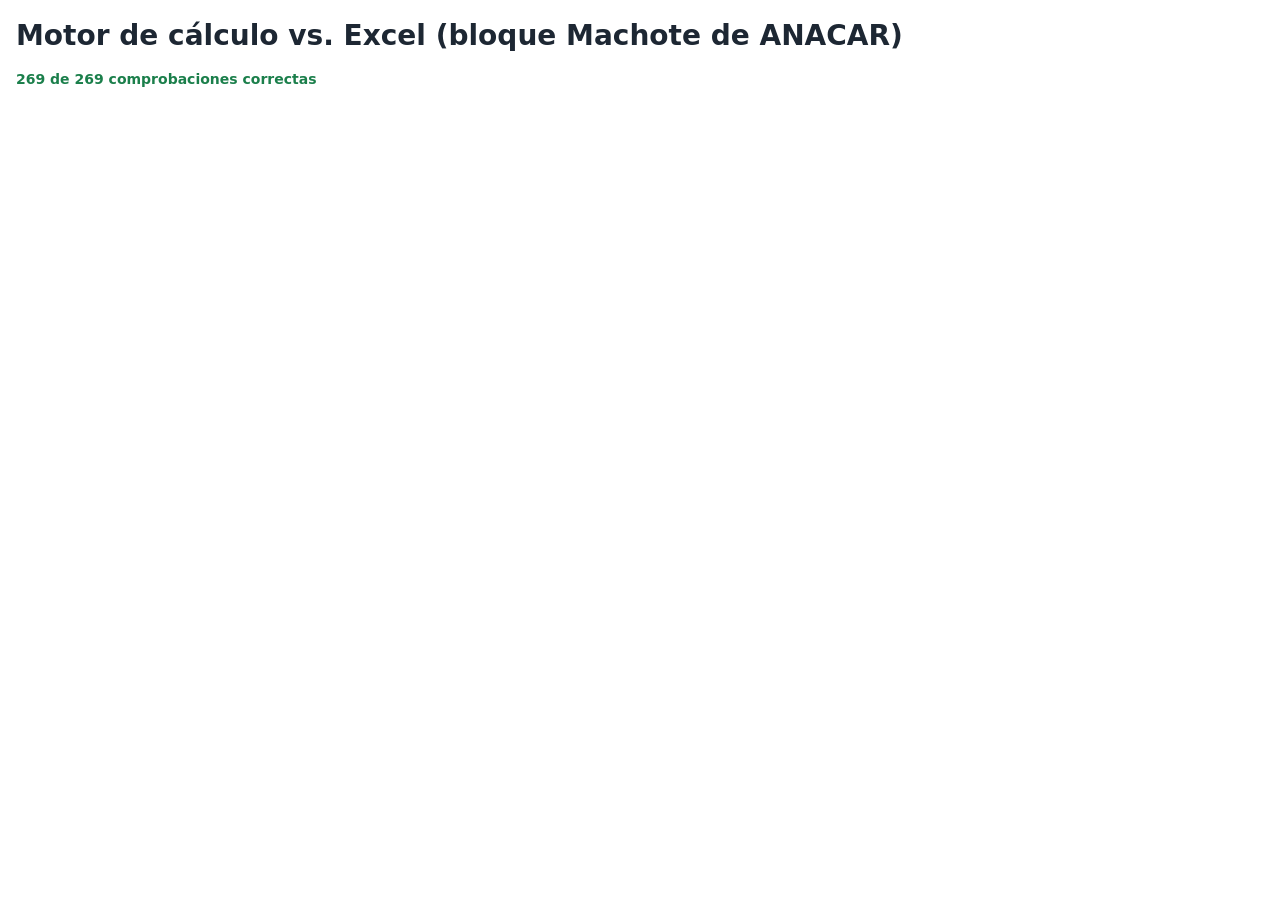
<file: tests/calc-test.html>
<!doctype html>
<html lang="es">
<head>
  <meta charset="utf-8">
  <meta name="viewport" content="width=device-width, initial-scale=1">
  <title>Prueba del motor de cálculo</title>
  <style>
    body { font: 14px system-ui, sans-serif; margin: 1rem; background: #fff; color: #1d2733; }
    table { border-collapse: collapse; font-size: 12px; } td, th { border: 1px solid #ccc; padding: 2px 6px; text-align: right; }
    .ok { color: #1b7f4b; } .bad { color: #b42318; font-weight: 600; } h2 { font-size: 1.1rem; }
  </style>
</head>
<body>
  <h1>Motor de cálculo vs. Excel (bloque Machote de ANACAR)</h1>
  <p id="sum"></p>
  <div id="out"></div>
  <script src="../js/data/seed.js"></script>
  <script src="../js/calc.js"></script>
  <script src="machote.js"></script>
  <script>
    const out = document.getElementById('out'), fails = [];
    let total = 0;
    const eq = (a, b) => {
      if ((a === null || a === undefined || a === '' || a === ' ') && (b === null || b === undefined || b === '' || b === ' ')) return true;
      if (typeof b === 'number' && a !== null && a !== '' && !isNaN(Number(a))) return Math.abs(Number(a) - b) < 1e-6 * Math.max(1, Math.abs(b));
      return String(a).trim() === String(b).trim();
    };
    function check(nombre, real, esperado) { total++; const ok = eq(real, esperado); if (!ok) fails.push([nombre, real, esperado]); return ok; }

    const P = { tableros: [MACHOTE.tablero], cvMaxTotal: 5, iccLongMax: 20 };
    const R = Calc.proyecto(P, window.SEED).orden[0];
    const E = MACHOTE.esperado;
    MACHOTE.tablero.circuitos.forEach((cc, i) => {
      const x = R.rows.find(r => r.c.id === cc.id), e = E.circuitos[i];
      check('c' + i + ' U', x.fase[0], e.U); check('c' + i + ' V', x.fase[1], e.V); check('c' + i + ' W', x.fase[2], e.W);
      check('c' + i + ' AA', x.I[0], e.AA); check('c' + i + ' AE', x.AE, e.AE); check('c' + i + ' AF', x.AF, e.AF);
      check('c' + i + ' AL', x.AL, e.AL); check('c' + i + ' AN', x.AN, e.AN); check('c' + i + ' AP', x.AP, e.AP); check('c' + i + ' AR', x.AR, e.AR);
      check('c' + i + ' AS', x.AS, e.AS); check('c' + i + ' AT', x.AT, e.AT); check('c' + i + ' AU', x.AU, e.AU); check('c' + i + ' AV', x.AV, e.AV); check('c' + i + ' AY', x.AY, e.AY);
    });
    const T = E.totales, A = R.alim;
    [['J116', R.J116], ['U116', R.U116[0]], ['V116', R.U116[1]], ['W116', R.U116[2]], ['U118', R.desbalance], ['W128', R.W128], ['W129', R.W129], ['W130', R.W130],
     ['J134', R.J134], ['K131', R.tipos.find(t => t.tipo.id === 2).fd], ['L139', A.L139], ['R139', A.R139], ['AA139', A.AA139[0]], ['AB139', A.AA139[1]], ['AC139', A.AA139[2]],
     ['AE139', A.AE139], ['AF139', A.AF139], ['AL139', A.AL139], ['AN139', A.AN139], ['AP139', A.AP139], ['AP140', A.AP140], ['AR139', A.AR139], ['AS139', A.AS139], ['AT139', A.AT139],
     ['AV139', A.AV139], ['AW139', A.AW139], ['AX139', A.AX139], ['AY139', A.AY139], ['AW140', A.AW140], ['BA139', R.bkMain && R.bkMain.modelo], ['BJ11', R.cat && R.cat.modelo],
     ['BJ16', R.spd && R.spd.modelo], ['AJ10', A.ampCond * A.tempF * A.agrF], ['AE10', A.ampReq]]
      .forEach(([k, v]) => check(k, v, T[k]));

    // Cascada: un tablero derivado debe partir del voltaje en bornes del principal y acumular su caída
    const hijo = { id: 't2', prefijo: 'TABLERO', nombre: 'TB', fases: 3, voltaje: 208, hilos: 4, sistema: '120/208', reserva: 0, longitud: 30, padreId: 't1', alim: { material: 'CU', aislamiento: 'THHN' },
      circuitos: [{ id: 'h1', polos: [1], detalleId: 8, kva: 1.5, longitud: 15 }, { id: 'h2', polos: [2], detalleId: 8, kva: 1.5, longitud: 15 }] };
    const padre = JSON.parse(JSON.stringify(MACHOTE.tablero)); padre.circuitos.push({ id: 'x', polos: [61, 63, 65], detalleId: 19, tableroHijoId: 't2', longitud: 30 });
    const Q = Calc.proyecto({ tableros: [padre, hijo], cvMaxTotal: 5, iccLongMax: 20 }, window.SEED);
    const rp = Q.res.t1, rh = Q.res.t2;
    check('Cascada: inicio del hijo = bornes del padre', rh.alim.vInicio, rp.alim.AW139);
    check('Cascada: caída acumulada del hijo > padre', rh.alim.AY139 > rp.alim.AY139, true);
    check('Cascada: kVA del circuito = kVA totales del hijo', rp.rows.find(x => x.c.id === 'x').J, rh.W130);
    check('Cascada: Icc del hijo < Icc del padre', rh.iccA < rp.iccA, true);
    check('Cascada: el hijo nombra a su padre', rh.alimentadoDesde, 'TABLERO Machote');


    // Transformador 750 kVA, Z 5,75 % desde red infinita: secundario = KACC del Excel (DATOS, 36 206 A) y en bornes = AQ10 (5 721,7 A)
    const close = (a, b, tol) => Math.abs(a - b) <= tol * Math.abs(b);
    const tt = JSON.parse(JSON.stringify(MACHOTE.tablero)); tt.iccManual = ''; tt.trafo = { activo: true, kva: 750, z: 5.75 };
    const RT = Calc.proyecto({ tableros: [tt], cvMaxTotal: 5, iccLongMax: 20 }, window.SEED).orden[0];
    check('Transformador: Icc secundario ≈ 36 206 A', close(RT.trafo.iccSec, 36206, 0.0005), true);
    check('Transformador: Icc en bornes ≈ AQ10 del Excel', close(RT.iccA, 5721.655187998049, 0.0005), true);
    // Reglas de fabricante: tablero NQ 208 V con 15 kA → ramal 1P 20 A debe ser QOB-VH (22 kA), no QOB (10 kA)
    const tq = { id: 'q', nombre: 'Q', tipo: '3F', fases: 3, voltaje: 208, hilos: 4, sistema: '120/208', reserva: 0, longitud: 10, iccManual: 15, marca: 'Square D', alim: {},
      circuitos: [{ id: 'q1', polos: [1], detalleId: 8, kva: 1, longitud: 10 }] };
    const RQ = Calc.proyecto({ tableros: [tq], cvMaxTotal: 5, reservaEspacios: 20 }, window.SEED).orden[0];
    check('Reglas: familia del tablero', RQ.famT && RQ.famT.familia, 'NQ');
    check('Reglas: breaker ramal por SCCR', RQ.rows[0].breaker && RQ.rows[0].breaker.ref, 'QOB120VH');
    // Autobalanceo: todo en fase A debe repartirse
    const tb = { id: 'b', tipo: '3F', fases: 3, voltaje: 208, circuitos: [1, 7, 13, 19].map((p, i) => ({ id: 'b' + i, polos: [p], detalleId: 8, kva: 1 })) };
    const B = Calc.balanceo(tb, window.SEED, { espacios: 30 });
    check('Autobalanceo: desbalance inicial 100 %', B.antes, 100);
    check('Autobalanceo: mejora el desbalance', B.despues < 60, true);
    check('Autobalanceo: lista de cambios', B.cambios.length >= 2, true);


    // Serie (240.86): tablero CH con principal PDG2…G (65 kA) y Icc 30 kA → ramal BAB de 10 kA aceptado en serie
    const ts = { id: 's', nombre: 'S', tipo: '3F', fases: 3, voltaje: 208, hilos: 4, sistema: '120/208', reserva: 0, longitud: 5, iccManual: 30, marca: 'Eaton', catalogoId: 95, alim: { prot: 100, breakerId: 14 },
      circuitos: [{ id: 's1', polos: [1], detalleId: 8, kva: 1, longitud: 10, unidad: 'STD' }] };
    const RS = Calc.proyecto({ tableros: [ts], cvMaxTotal: 5 }, window.SEED).orden[0];
    check('Serie: principal PDG2 G', /^PDG23G/.test(RS.bkMain.ref), true);
    check('Serie: ramal BAB aceptado en serie', !!(RS.rows[0].breaker.serie && !RS.rows[0].breaker.sccrBajo), true);
    // NEC 2020: vivienda → baño GFCI y habitación AFCI
    const tv = { id: 'v', nombre: 'V', tipo: '3F', fases: 3, voltaje: 208, hilos: 4, sistema: '120/208', reserva: 0, longitud: 5, iccManual: 5, marca: 'Eaton', alim: {},
      circuitos: [{ id: 'v1', polos: [1], detalleId: 8, kva: 1, longitud: 10, descripcion: 'Tomacorrientes baño' }, { id: 'v2', polos: [3], detalleId: 8, kva: 1, longitud: 10, descripcion: 'Tomacorrientes habitación' }] };
    const RV = Calc.proyecto({ tableros: [tv], cvMaxTotal: 5, ocupacion: 'vivienda' }, window.SEED).orden[0];
    check('NEC 210.8: baño GFCI', RV.rows[0].breaker.unidad, 'GFCI');
    check('NEC 210.12: habitación AFCI', RV.rows[1].breaker.unidad, 'AFCI');
    check('Catálogo GFCI Eaton', RV.rows[0].breaker.ref, 'QBGF1020');


    // Factores: la diversidad del tablero (0 a 1) multiplica la demanda; 100 % rated; bypass sin carga; orden impar/par
    const td = JSON.parse(JSON.stringify(MACHOTE.tablero)); td.fdivTablero = 0.8;
    const RD = Calc.proyecto({ tableros: [td], cvMaxTotal: 5 }, window.SEED).orden[0];
    check('Diversidad del tablero multiplica (0,8)', Math.abs(RD.alim.L139 - T.L139 * 0.8) < 1e-9, true);
    const tx = JSON.parse(JSON.stringify(MACHOTE.tablero)); tx.fdivTablero = 1.5;
    check('Diversidad fuera de 0–1 se ignora', Math.abs(Calc.proyecto({ tableros: [tx], cvMaxTotal: 5 }, window.SEED).orden[0].alim.L139 - T.L139) < 1e-9, true);
    const t1 = JSON.parse(JSON.stringify(MACHOTE.tablero)); t1.catalogoId = ''; t1.marca = 'Eaton'; t1.alim = { rated100: true }; t1.iccManual = 10;
    const R1 = Calc.proyecto({ tableros: [t1], cvMaxTotal: 5 }, window.SEED).orden[0];
    check('100 % rated: protección con la carga al 100 %', R1.alim.AD139, 1);
    check('100 % rated: modelo PDF', /^PDF/.test(R1.bkMain.ref), true);
    const tbA = { id: 'ba', nombre: 'A', tipo: '3F', fases: 3, voltaje: 208, hilos: 4, sistema: '120/208', reserva: 0, longitud: 5, iccManual: 10, alim: {}, circuitos: [{ id: 'a1', polos: [1], detalleId: 8, kva: 2, longitud: 5 }, { id: 'a2', polos: [3, 5, 7], detalleId: 19, kva: 0, longitud: 5, respaldoDe: 'bb' }] };
    const tbB = { id: 'bb', nombre: 'B', tipo: '3F', fases: 3, voltaje: 208, hilos: 4, sistema: '120/208', reserva: 0, longitud: 5, alterna: { activo: true, tipo: 'tablero', origenId: 'ba', equipo: 'MTS', longitud: 10 }, alim: {}, circuitos: [{ id: 'b1', polos: [1], detalleId: 8, kva: 5, longitud: 5 }] };
    const RB = Calc.proyecto({ tableros: [tbA, tbB], cvMaxTotal: 5 }, window.SEED);
    check('Bypass: circuito dimensionado con la carga del respaldado', RB.res.ba.rows.find(x => x.c.id === 'a2').J, 5);
    check('Bypass: no suma carga en el origen', RB.res.ba.J116, 2);
    check('Bypass: segunda acometida con Icc', RB.res.bb.alterna.iccA > 0, true);
    check('Orden físico: impares y luego pares', R.rows.map(x => x.polos[0] % 2).join('').indexOf('01') === -1, true);

    document.getElementById('sum').innerHTML = fails.length ? '<b class="bad">' + fails.length + ' de ' + total + ' comprobaciones fallaron</b>' : '<b class="ok">' + total + ' de ' + total + ' comprobaciones correctas</b>';
    out.innerHTML = fails.length ? '<table><tr><th>Valor</th><th>Herramienta</th><th>Excel</th></tr>' + fails.map(f => '<tr><td style="text-align:left">' + f[0] + '</td><td>' + f[1] + '</td><td>' + f[2] + '</td></tr>').join('') + '</table>' : '';
    window.RESULT = { total, fails };
  </script>
</body>
</html>
</file>
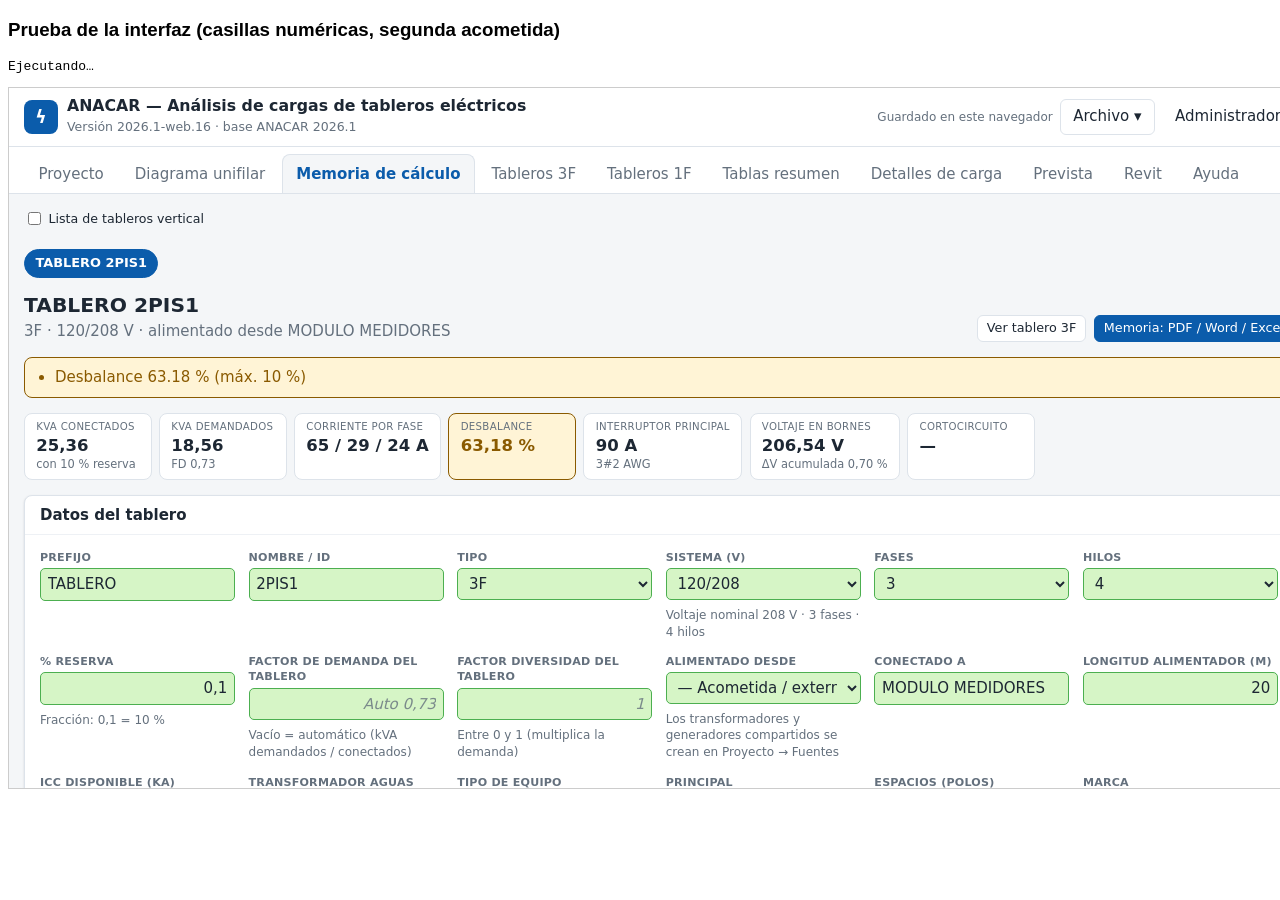
<file: tests/ui-test.html>
<!doctype html><meta charset="utf-8"><title>Prueba de la interfaz</title>
<body style="font-family:sans-serif"><h3>Prueba de la interfaz (casillas numéricas, segunda acometida)</h3><pre id="out">Ejecutando…</pre>
<script src="../js/data/seed.js"></script><script src="machote.js"></script>
<script>
/* Abre la herramienta en un iframe con un proyecto de ejemplo, escribe en las casillas y verifica que el valor se guarde y no se borre al cambiar otros datos. */
const t = JSON.parse(JSON.stringify(MACHOTE.tablero)); t.id = 'tm'; t.nombre = '2PIS1'; t.tipo = '3F'; t.sistema = '120/208'; t.iccManual = ''; t.catalogoId = '';
const p = { id: 'pu', nombre: 'Prueba UI', numero: '1', tableros: [t], cvMaxAlim: 3, cvMaxTotal: 5, desbalanceMax: 10, iccLongMax: 20, marcaDefecto: 'Eaton', reservaEspacios: 20, ocupacion: 'comercial', cargaDerivados: 'conectada', previstas: [], iccRed: 25 };
const antes = [localStorage.getItem('anacar.proyectos.v1'), sessionStorage.getItem('anacar.actual.v1')];
localStorage.setItem('anacar.proyectos.v1', JSON.stringify({ pu: p })); sessionStorage.setItem('anacar.actual.v1', 'pu');
const f = document.createElement('iframe'); f.src = '../index.html#memoria'; f.style.cssText = 'width:1300px;height:700px;border:1px solid #ccc'; document.body.appendChild(f);
const w = ms => new Promise(r => setTimeout(r, ms)), res = [];
const chk = (n, v, e) => { const ok = JSON.stringify(v) === JSON.stringify(e); res.push((ok ? '✓ ' : '✗ ') + n + (ok ? '' : ' → ' + JSON.stringify(v) + ' (esperado ' + JSON.stringify(e) + ')')); };
f.onload = async () => { try {
  await w(1500); const W = f.contentWindow, D = f.contentDocument, T = () => W.Store.project.tableros[0];
  const q = k => D.querySelector('[data-fk$=":' + k + '"]'), set = async (el, v) => { el.value = v; el.dispatchEvent(new W.Event('change', { bubbles: true })); await w(250); };
  Array.from(D.querySelectorAll('label.chk input')).find(i => /segunda/i.test(i.parentElement.textContent)).click(); await w(300);
  await set(q('gk'), '175'); chk('kVA del generador se guarda', T().alterna.kva, 175);
  await set(q('al'), '25,5'); chk('longitud generador → ATS (con coma)', T().alterna.longitud, 25.5);
  await set(q('dn'), '12'); chk('distancia normal → ATS', T().alterna.distNormal, 12);
  await set(q('lon2'), '6'); chk('distancia ATS → tablero (longitud del tablero)', T().longitud, 6);
  await set(D.querySelector('[data-fk$=":lon"]'), '18'); chk('longitud del alimentador', T().longitud, 18);
  chk('el kVA del generador no se borra al cambiar otro dato', [T().alterna.kva, q('gk').value], [175, '175']);
  await set(D.querySelector('[data-fk$=":kva"]'), '2'); chk('kVA de un circuito', [T().circuitos[0].kva, q('gk').value], [2, '175']);
  await set(q('ti'), 'tablero'); await set(q('ti'), 'generador'); chk('cambiar la fuente y volver conserva los datos', [T().alterna.kva, T().alterna.longitud], [175, 25.5]);
  const fd = D.querySelector('[data-fk$=":fdv"]'); await set(fd, '1,5'); chk('diversidad fuera de 0–1 se rechaza', T().fdivTablero === 1.5, false);
  await set(fd, '0,8'); chk('diversidad 0,8 se guarda', T().fdivTablero, 0.8);
} catch (e) { res.push('✗ error: ' + e.message); }
  document.getElementById('out').textContent = res.join('\n') + '\n\n' + res.filter(x => x[0] === '✓').length + ' de ' + res.length + ' correctas';
  if (antes[0] === null) localStorage.removeItem('anacar.proyectos.v1'); else localStorage.setItem('anacar.proyectos.v1', antes[0]);
};
</script>
</file>
<file: css/styles.css>
:root {
  --bg: #f4f6f8; --surface: #fff; --ink: #1d2733; --muted: #64707d; --line: #dde3ea; --line-2: #eef1f5;
  --brand: #0b5cab; --brand-ink: #fff; --brand-soft: #e6f0fa;
  --ok: #1b7f4b; --ok-bg: #e5f5ec; --bad: #b42318; --bad-bg: #fdecea; --warn: #8a5a00; --warn-bg: #fff4d6;
  --input: #d6f5c6; --input-line: #4caf50; --shadow: 0 1px 2px rgba(16,24,40,.06), 0 1px 3px rgba(16,24,40,.08);
  --pa: #fde2e1; --pb: #e3ecfb; --pc: #e6f4e1; --pa-i: #a3271c; --pb-i: #1d4f9c; --pc-i: #23663a;
  --radius: 8px; color-scheme: light dark;
}
@media (prefers-color-scheme: dark) {
  :root:not([data-theme="light"]) {
    --bg: #12171d; --surface: #1a2129; --ink: #e6ebf0; --muted: #9aa7b4; --line: #2c3641; --line-2: #232c36;
    --brand: #5aa7ee; --brand-ink: #0a1a2a; --brand-soft: #1b2b3d; --ok: #5fd096; --ok-bg: #17301f; --bad: #ff8a80; --bad-bg: #3a1c1a; --warn: #f3c969; --warn-bg: #33290f;
    --input: #1f4a29; --input-line: #5fd07a; --shadow: none; --pa: #3a2120; --pb: #1c2a40; --pc: #1c3023; --pa-i: #ff9d94; --pb-i: #8dbbff; --pc-i: #7fd6a0;
  }
}
:root[data-theme="dark"] {
  --bg: #12171d; --surface: #1a2129; --ink: #e6ebf0; --muted: #9aa7b4; --line: #2c3641; --line-2: #232c36;
  --brand: #5aa7ee; --brand-ink: #0a1a2a; --brand-soft: #1b2b3d; --ok: #5fd096; --ok-bg: #17301f; --bad: #ff8a80; --bad-bg: #3a1c1a; --warn: #f3c969; --warn-bg: #33290f;
  --input: #1f4a29; --input-line: #5fd07a; --shadow: none; --pa: #3a2120; --pb: #1c2a40; --pc: #1c3023; --pa-i: #ff9d94; --pb-i: #8dbbff; --pc-i: #7fd6a0;
}
* { box-sizing: border-box; }
html { font-size: 15px; }
body { margin: 0; background: var(--bg); color: var(--ink); font-family: system-ui, -apple-system, "Segoe UI", Roboto, Arial, sans-serif; line-height: 1.4; }
h1, h2, h3, h4 { margin: 0; line-height: 1.2; } h2 { font-size: 1.35rem; } h3 { font-size: 1rem; } h4 { font-size: .9rem; }
a { color: var(--brand); }
.muted { color: var(--muted); } .grow { flex: 1; } .nowrap { white-space: nowrap; } .r { text-align: right; } .l { text-align: left; }
.hint { color: var(--muted); font-size: .8rem; margin: .25rem 0; display: block; }
.err { color: var(--bad); } .bad { color: var(--bad); font-weight: 600; } .okc { color: var(--ok); } .warnc { color: var(--warn); font-weight: 600; }
.empty { color: var(--muted); padding: 1rem; background: var(--surface); border: 1px dashed var(--line); border-radius: var(--radius); }
.mono { font-family: ui-monospace, Consolas, monospace; font-size: .82rem; }

/* ---------- encabezado y pestañas ---------- */
.app-head { display: flex; align-items: center; justify-content: space-between; gap: 1rem; padding: .6rem 1rem; background: var(--surface); border-bottom: 1px solid var(--line); flex-wrap: wrap; }
.brand { display: flex; align-items: center; gap: .6rem; } .brand h1 { font-size: 1.05rem; } .brand small { color: var(--muted); }
.logo { display: grid; place-items: center; width: 34px; height: 34px; border-radius: 8px; background: var(--brand); color: var(--brand-ink); font-size: 1.15rem; font-weight: 700; }
.actions { display: flex; align-items: center; gap: .5rem; flex-wrap: wrap; }
.save-status { font-size: .8rem; color: var(--muted); } .save-status.error { color: var(--bad); }
.tabs { display: flex; gap: 2px; padding: .5rem 1rem 0; background: var(--surface); border-bottom: 1px solid var(--line); overflow-x: auto; position: sticky; top: 0; z-index: 30; }
.tab { padding: .55rem .9rem; border: 1px solid transparent; border-bottom: 0; border-radius: var(--radius) var(--radius) 0 0; color: var(--muted); text-decoration: none; white-space: nowrap; font-weight: 500; }
.tab:hover { background: var(--line-2); color: var(--ink); }
.tab.active { background: var(--bg); border-color: var(--line); color: var(--brand); font-weight: 650; box-shadow: 0 2px 0 var(--bg); margin-bottom: -1px; }
.tab.admin { margin-left: auto; color: var(--warn); }
.view { padding: 1rem; max-width: 1680px; margin: 0 auto; display: flex; flex-direction: column; gap: 1rem; }
.page-h p { margin: .25rem 0 0; } .page-h.row { display: flex; justify-content: space-between; align-items: flex-end; gap: 1rem; flex-wrap: wrap; }

/* ---------- botones y formularios ---------- */
.btn, summary.btn { appearance: none; display: inline-flex; align-items: center; gap: .35rem; padding: .45rem .8rem; border-radius: 6px; border: 1px solid var(--line); background: var(--surface); color: var(--ink); font: inherit; cursor: pointer; list-style: none; white-space: nowrap; }
.btn:hover { background: var(--line-2); } .btn:focus-visible, .icon-btn:focus-visible, a:focus-visible { outline: 2px solid var(--brand); outline-offset: 1px; }
.btn.primary { background: var(--brand); border-color: var(--brand); color: var(--brand-ink); } .btn.primary:hover { filter: brightness(1.08); }
.btn.danger { color: var(--bad); border-color: var(--bad); } .btn.small { padding: .25rem .6rem; font-size: .85rem; } .btn.ghost { background: transparent; border-color: transparent; text-align: left; }
.btn.admin-on { background: var(--warn-bg); color: var(--warn); border-color: var(--warn); }
summary::-webkit-details-marker { display: none; } summary { cursor: pointer; }
.icon-btn { appearance: none; border: 1px solid transparent; background: transparent; color: var(--muted); cursor: pointer; border-radius: 4px; width: 26px; height: 26px; font-size: .8rem; padding: 0; }
.icon-btn:hover { background: var(--line-2); color: var(--ink); } .icon-btn.danger:hover { background: var(--bad-bg); color: var(--bad); }
input, select, textarea { font: inherit; color: var(--ink); background: var(--surface); border: 1px solid var(--line); border-radius: 5px; padding: .32rem .45rem; width: 100%; min-width: 0; }
input:not([type=checkbox]):not([type=search]):not(:disabled), textarea, select:not(:disabled) { background: var(--input); border-color: var(--input-line); }
.toolbar select, .chips select, .page-h select { background: var(--surface); border-color: var(--line); }
input::placeholder { color: var(--muted); opacity: .8; font-style: italic; }
input.num { text-align: right; font-variant-numeric: tabular-nums; } input.invalid { outline: 2px solid var(--bad); }
input[type=checkbox] { width: auto; accent-color: var(--brand); }
input:focus, select:focus, textarea:focus { outline: 2px solid var(--brand); outline-offset: -1px; border-color: transparent; }
.field { display: flex; flex-direction: column; gap: .2rem; min-width: 0; }
.field-l { font-size: .74rem; color: var(--muted); font-weight: 600; text-transform: uppercase; letter-spacing: .02em; }
.field.inline { flex-direction: row; align-items: center; gap: .4rem; } .field.inline select { width: auto; }
.ro { display: block; padding: .32rem .45rem; background: var(--line-2); border-radius: 5px; min-height: 1.9rem; }
.toolbar { display: flex; gap: .5rem; align-items: center; flex-wrap: wrap; margin-top: .75rem; }
.toolbar select, .toolbar input[type=search] { width: auto; min-width: 12rem; }
.sticky-bar { position: sticky; top: 2.6rem; z-index: 20; background: var(--bg); padding: .5rem 0; margin-top: 0; }
.row { display: flex; gap: .4rem; }
.mt { margin-top: .3rem; } .d { display: block; }
.w-num { width: 5.2rem; } .w-xs { width: 4.4rem; } .w-xxs { width: 3.2rem; } .w-pos { width: 5.6rem; } .w-nm { width: 9rem; }
.w-det { width: 15rem; } .w-desc { width: 15rem; } .w-ais { width: 6.5rem; } .w-bk { width: 8rem; }

/* ---------- tarjetas y rejillas ---------- */
.cols { display: grid; grid-template-columns: repeat(auto-fit, minmax(min(100%, 430px), 1fr)); gap: 1rem; align-items: start; }
.grid2, .grid3, .grid4 { display: grid; gap: .65rem .9rem; }
.grid2 { grid-template-columns: repeat(2, minmax(0, 1fr)); } .grid3 { grid-template-columns: repeat(3, minmax(0, 1fr)); } .grid4 { grid-template-columns: repeat(auto-fill, minmax(190px, 1fr)); }
.span2 { grid-column: span 2; } .span3 { grid-column: span 3; }
.card { background: var(--surface); border: 1px solid var(--line); border-radius: var(--radius); box-shadow: var(--shadow); min-width: 0; }
.card-h { display: flex; align-items: center; justify-content: space-between; gap: .6rem; padding: .65rem 1rem; border-bottom: 1px solid var(--line-2); }
.card-b { padding: 1rem; }
details.card > summary.card-h { border-bottom: 0; } details.card[open] > summary.card-h { border-bottom: 1px solid var(--line-2); }
details.card > summary h3::before { content: "▸ "; color: var(--muted); } details.card[open] > summary h3::before { content: "▾ "; }
.kpis { display: flex; gap: .5rem; flex-wrap: wrap; }
.kpi { background: var(--surface); border: 1px solid var(--line); border-radius: var(--radius); padding: .4rem .75rem; min-width: 8.5rem; display: flex; flex-direction: column; }
.kpi-l { font-size: .68rem; color: var(--muted); text-transform: uppercase; letter-spacing: .03em; } .kpi strong { font-size: 1.1rem; font-variant-numeric: tabular-nums; } .kpi small { color: var(--muted); font-size: .76rem; }
.kpi.warn { background: var(--warn-bg); border-color: var(--warn); } .kpi.warn strong { color: var(--warn); }
.avisos { margin: 0; padding: .6rem 1rem .6rem 2rem; background: var(--warn-bg); color: var(--warn); border: 1px solid var(--warn); border-radius: var(--radius); }
.badge { display: inline-block; font-size: .74rem; font-weight: 600; padding: .1rem .45rem; border-radius: 999px; white-space: nowrap; }
.badge.ok { background: var(--ok-bg); color: var(--ok); } .badge.warn { background: var(--warn-bg); color: var(--warn); cursor: help; } .badge.bad { background: var(--bad-bg); color: var(--bad); }
.chips { display: flex; flex-wrap: wrap; gap: .35rem; }
.chip { padding: .3rem .7rem; border-radius: 999px; border: 1px solid var(--line); background: var(--surface); color: var(--ink); text-decoration: none; font-size: .86rem; }
.chip:hover { background: var(--line-2); } .chip.active { background: var(--brand); border-color: var(--brand); color: var(--brand-ink); font-weight: 600; }
.chip.warn:not(.active) { border-color: var(--warn); }
.help { margin: 0; padding-left: 1.2rem; } .help li { margin: .25rem 0; }
.movs li { margin: .2rem 0; }

/* ---------- tablas ---------- */
.tbl-wrap { overflow: auto; max-width: 100%; border: 1px solid var(--line-2); border-radius: 6px; }
.tbl-wrap.tall { max-height: 65vh; }
.tbl { border-collapse: collapse; width: 100%; font-size: .86rem; font-variant-numeric: tabular-nums; }
.tbl th { text-align: left; font-size: .7rem; text-transform: uppercase; letter-spacing: .02em; color: var(--muted); background: var(--line-2); padding: .4rem .45rem; white-space: nowrap; vertical-align: bottom; }
.tbl thead th { position: sticky; top: 0; z-index: 2; } .tbl thead tr.grp th { text-align: center; background: var(--brand-soft); color: var(--brand); border-left: 2px solid var(--surface); }
.tbl thead tr.grp + tr th { top: 1.75rem; }
.tbl td { padding: .2rem .35rem; border-bottom: 1px solid var(--line-2); vertical-align: middle; }
.tbl tfoot th { background: var(--line-2); color: var(--ink); font-size: .8rem; text-transform: none; }
.tbl.narrow { width: auto; } .tbl td.nm { white-space: nowrap; }
.tbl td select { min-width: 4.8rem; } .tbl td select.w-padre { min-width: 11rem; } .tbl td input.mt { min-width: 11rem; }
.tbl .acc { white-space: nowrap; text-align: right; }
.tbl tr.row-warn td { background: var(--warn-bg); } .tbl tr.row-link td { background: var(--brand-soft); }
.tbl .sticky { position: sticky; left: 0; background: var(--surface); z-index: 1; }
.tbl tr.row-warn .sticky { background: var(--warn-bg); } .tbl tr.row-link .sticky { background: var(--brand-soft); }
.tbl.calc td { white-space: nowrap; } .tbl.calc select, .tbl.calc input { padding: .2rem .3rem; font-size: .84rem; }
.tbl .link { display: block; font-size: .78rem; font-weight: 600; text-decoration: none; }
td.ph0 { background: var(--pa); color: var(--pa-i); } td.ph1 { background: var(--pb); color: var(--pb-i); } td.ph2 { background: var(--pc); color: var(--pc-i); }
.tbl.vert th { white-space: normal; min-width: 14rem; } .tbl.vert thead th { text-align: center; min-width: 7rem; } .tbl.vert tbody th { position: sticky; left: 0; }
.tbl.vert tr.sub th { color: var(--brand); }
.tbl.res td { white-space: nowrap; } .tbl.res thead th { text-align: center; white-space: normal; min-width: 4.5rem; }
.kv { border-collapse: collapse; width: 100%; font-size: .88rem; } .kv th { text-align: left; font-weight: 500; color: var(--muted); padding: .28rem .5rem .28rem 0; width: 50%; } .kv td { padding: .28rem 0; border-bottom: 1px solid var(--line-2); }

/* ---------- diagrama de alimentación ---------- */
.tree { overflow-x: auto; padding: .3rem 0; }
.tree ul { list-style: none; margin: 0; padding-left: 1.6rem; position: relative; }
.tree > ul { padding-left: 0; }
.tree li { position: relative; padding: .35rem 0 .35rem .9rem; }
.tree ul ul li::before { content: ""; position: absolute; left: 0; top: 0; bottom: 0; border-left: 2px solid var(--line); }
.tree ul ul li:last-child::before { bottom: 50%; }
.tree ul ul li::after { content: ""; position: absolute; left: 0; top: 50%; width: .9rem; border-top: 2px solid var(--line); }
.tree li.root { padding-left: 0; }
.source { display: inline-block; font-weight: 700; padding: .3rem .7rem; border: 2px solid var(--ink); border-radius: 4px; font-size: .85rem; }
.node { display: inline-flex; flex-wrap: wrap; align-items: baseline; gap: .15rem .7rem; padding: .45rem .7rem; border: 1px solid var(--line); border-left: 4px solid var(--brand); border-radius: 6px; background: var(--surface); text-decoration: none; color: var(--ink); max-width: 46rem; }
.node:hover { background: var(--brand-soft); } .node.warn { border-left-color: var(--warn); }
.node small { color: var(--muted); font-variant-numeric: tabular-nums; }
.tag { font-size: .74rem; padding: .05rem .4rem; border-radius: 4px; background: var(--line-2); color: var(--muted); }

/* ---------- cuadro de cargas (Tableros 3F / 1F) ---------- */
.cuadro { background: var(--surface); border: 1px solid var(--line); border-radius: var(--radius); padding: 1rem; display: flex; flex-direction: column; gap: .8rem; }
.cq-h { display: flex; justify-content: space-between; align-items: baseline; flex-wrap: wrap; gap: .5rem; border-bottom: 2px solid var(--ink); padding-bottom: .4rem; }
.cq-h h3 { font-size: 1.25rem; }
.cq-grid { display: grid; grid-template-columns: repeat(auto-fit, minmax(min(100%, 380px), 1fr)); gap: .7rem; }
.cq-sec { border: 1px solid var(--line); border-radius: 6px; overflow: hidden; } .cq-sec.wide { grid-column: 1 / -1; }
.cq-sec h4 { background: var(--brand-soft); color: var(--brand); padding: .3rem .6rem; font-size: .78rem; text-transform: uppercase; letter-spacing: .03em; }
.cq-cells { display: grid; grid-template-columns: repeat(auto-fill, minmax(110px, 1fr)); }
.ce { padding: .3rem .55rem; border-right: 1px solid var(--line-2); border-bottom: 1px solid var(--line-2); display: flex; flex-direction: column; }
.ce span { font-size: .68rem; color: var(--muted); } .ce b { font-variant-numeric: tabular-nums; font-size: .9rem; }
.tbl.cq td { white-space: nowrap; } .tbl.cq td:nth-child(2) { white-space: normal; min-width: 12rem; }
.leyenda { font-size: .72rem; color: var(--muted); margin: 0; }
.posiciones summary { font-weight: 600; color: var(--brand); }
.panel { display: grid; gap: 2px; margin-top: .5rem; max-width: 760px; font-size: .8rem; }
.prow { display: grid; grid-template-columns: 1fr 2.2rem 1fr; gap: 2px; }
.slot { display: flex; gap: .4rem; align-items: center; padding: .25rem .4rem; border: 1px solid var(--line); border-radius: 4px; background: var(--surface); min-height: 1.9rem; }
.slot i { font-style: normal; font-weight: 700; color: var(--muted); min-width: 1.6rem; text-align: right; } .slot small { color: var(--muted); }
.slot.vacio { color: var(--muted); border-style: dashed; } .slot.cont { background: var(--line-2); }
.pfase { display: grid; place-items: center; font-weight: 700; border-radius: 4px; }
.pfase.ph0 { background: var(--pa); color: var(--pa-i); } .pfase.ph1 { background: var(--pb); color: var(--pb-i); } .pfase.ph2 { background: var(--pc); color: var(--pc-i); }

/* ---------- administración ---------- */
.admin-layout { display: grid; grid-template-columns: 230px minmax(0, 1fr); gap: 1rem; align-items: start; }
.side { display: flex; flex-direction: column; gap: 2px; position: sticky; top: 3.2rem; }
.side a { padding: .4rem .7rem; border-radius: 6px; text-decoration: none; color: var(--ink); font-size: .9rem; } .side a:hover { background: var(--line-2); } .side a.active { background: var(--brand); color: var(--brand-ink); font-weight: 600; }
.tbl.admin input, .tbl.admin select { padding: .2rem .3rem; font-size: .84rem; min-width: 5rem; } .tbl.admin select { min-width: 7.5rem; }
.tags { display: flex; flex-wrap: wrap; gap: .35rem; }
.tag-ed { display: inline-flex; align-items: center; gap: .1rem; padding: .1rem .2rem .1rem .55rem; border: 1px solid var(--line); border-radius: 999px; background: var(--line-2); font-size: .86rem; }

/* ---------- menú, modal y avisos ---------- */
.menu { position: relative; } .menu-b { position: absolute; right: 0; top: calc(100% + 4px); background: var(--surface); border: 1px solid var(--line); border-radius: 8px; box-shadow: 0 8px 24px rgba(0,0,0,.18); min-width: 280px; padding: .3rem; z-index: 50; display: flex; flex-direction: column; }
.menu-b hr { border: 0; border-top: 1px solid var(--line); margin: .3rem 0; width: 100%; }
.modal-back { position: fixed; inset: 0; background: rgba(10,18,28,.5); display: grid; place-items: center; z-index: 100; padding: 1rem; }
.modal { background: var(--surface); border-radius: 10px; width: min(560px, 100%); max-height: 92vh; display: flex; flex-direction: column; box-shadow: 0 20px 50px rgba(0,0,0,.35); } .modal.wide { width: min(860px, 100%); }
.modal-h, .modal-f { display: flex; align-items: center; justify-content: space-between; padding: .8rem 1rem; gap: .5rem; } .modal-h { border-bottom: 1px solid var(--line); } .modal-f { border-top: 1px solid var(--line); justify-content: flex-end; }
.modal-b { padding: 1rem; overflow: auto; } .modal-b p { margin-top: 0; }
#toast-root { position: fixed; bottom: 1rem; right: 1rem; display: flex; flex-direction: column; gap: .5rem; z-index: 200; }
.toast { background: #1d2733; color: #fff; padding: .6rem .9rem; border-radius: 6px; box-shadow: var(--shadow); transition: opacity .4s; } .toast.ok { background: #1b7f4b; } .toast.bad { background: #b42318; } .toast.out { opacity: 0; }

@media (max-width: 900px) {
  .admin-layout { grid-template-columns: 1fr; } .side { position: static; flex-direction: row; flex-wrap: wrap; }
  .grid3 { grid-template-columns: repeat(2, minmax(0, 1fr)); }
}
@media (max-width: 600px) {
  .view { padding: .6rem 16px; } .grid2, .grid3 { grid-template-columns: 1fr; } .span2, .span3 { grid-column: auto; }
  .app-head { padding: .5rem 16px; } .brand h1 { font-size: .95rem; }
}
@media print {
  @page { size: landscape; margin: 10mm; }
  body { background: #fff; color: #000; font-size: 11px; }
  .no-print, .app-head .actions, .tabs, #toast-root, .toolbar, .chips, .acc { display: none !important; }
  .view { padding: 0; max-width: none; } .card, .cuadro { box-shadow: none; break-inside: avoid; }
  .cuadro { break-after: page; border: 0; padding: 0; } .tbl-wrap { overflow: visible; border: 0; } .tbl thead th { position: static; }
  .posiciones { display: none; } details.card:not([open]) { display: none; }
}

/* ---------- hojas con el diseño del Excel (siempre en "papel" blanco) ---------- */
.hoja { background: #fff; color: #000; border: 1px solid var(--line); border-radius: var(--radius); padding: .6rem; display: flex; flex-direction: column; gap: .4rem; }
.hoja-acc { display: flex; gap: .5rem; align-items: center; justify-content: flex-end; }
.hoja .btn.ghost { color: #0b5cab; }
.hx-wrap { overflow: auto; max-width: 100%; }
.hx { border-collapse: collapse; table-layout: fixed; font-family: "Century Gothic", "CenturyGothic", "Futura", "Avenir Next", "Trebuchet MS", sans-serif; font-size: 16px; color: #000; background: #fff; }
.hx td { padding: 0 4px; overflow: hidden; white-space: nowrap; text-overflow: clip; vertical-align: middle; }
.hx td[class^="s-"]:not(.s-vacio):not(.s-ley) { border: 1px solid #000; }
.hx .s-tit { font-size: 64px; font-weight: 700; color: #006600; text-align: center; border: 2px solid #000 !important; }
.hx .s-tit2 { font-size: 40px; font-weight: 700; color: #006600; text-align: center; white-space: normal; border: 2px solid #000 !important; line-height: 1.1; }
.hx .s-alimL { font-size: 24px; font-weight: 700; background: #D9D9D9; text-align: center; }
.hx .s-alimV { font-size: 22px; font-weight: 700; text-align: center; white-space: normal; border: 2px solid #000 !important; }
.hx .s-barra { font-size: 24px; font-weight: 700; background: #D9D9D9; text-align: center; }
.hx .s-th, .hx .s-thg { font-size: 15px; font-weight: 700; text-align: center; white-space: normal; line-height: 1.1; }
.hx .s-thg { background: #D9D9D9; }
.hx .s-td { font-weight: 700; text-align: center; } .hx .s-tdn { text-align: center; }
.hx .s-tdl { font-weight: 700; text-align: left; white-space: normal; } .hx .s-tdr { font-weight: 700; text-align: right; }
.hx .s-gris, .hx .s-grisr { background: #D9D9D9; font-weight: 700; text-align: center; }
.hx .s-tot { background: #D9D9D9; font-weight: 700; text-align: center; white-space: normal; }
.hx .s-ley { font-size: 12px; white-space: normal; vertical-align: top; padding-top: 4px; }
.hx .s-logo { text-align: center; padding: 4px; } .hx .s-logo img { max-height: 120px; max-width: 95%; vertical-align: middle; }
.hx-wrap.real .hx { zoom: 1 !important; }
.chk { display: inline-flex; align-items: center; gap: .3rem; font-size: .88rem; }
@media print { .hoja { border: 0; padding: 0; break-after: page; } .hoja-acc { display: none; } .hx-wrap { overflow: visible; } }

/* ---------- diagrama unifilar ---------- */
.u-wrap { overflow: auto; background: var(--surface); border: 1px solid var(--line); border-radius: var(--radius); max-height: 78vh; }
.unifilar { display: block; font-family: system-ui, "Segoe UI", Arial, sans-serif; }
.unifilar .u-lin { stroke: var(--ink); stroke-width: 2; }
.unifilar .u-bus { stroke-width: 7; stroke-linecap: round; cursor: pointer; }
.unifilar .u-bk { fill: var(--surface); stroke: var(--ink); stroke-width: 2; cursor: pointer; } .unifilar .u-bk.mal { stroke: var(--bad); fill: var(--bad-bg); }
.unifilar .u-tr circle { fill: none; stroke: var(--ink); stroke-width: 2; } .unifilar .u-tr { cursor: pointer; } .unifilar .u-tr:hover circle { stroke: var(--brand); }
.unifilar .u-red { fill: url(#rayas); stroke: var(--ink); stroke-width: 2; } .unifilar .u-ray { stroke: var(--muted); stroke-width: 2; }
.unifilar .u-t { font-size: 11.5px; fill: var(--ink); } .unifilar .u-t.b { font-weight: 700; } .unifilar .u-t.mal { fill: var(--bad); font-weight: 700; } .unifilar .u-t.warn { fill: var(--warn); font-weight: 700; cursor: help; }
.unifilar .u-n { font-size: 14px; font-weight: 800; fill: var(--ink); cursor: pointer; } .unifilar .u-n:hover { fill: var(--brand); }
.unifilar .u-add { cursor: pointer; } .unifilar .u-add rect { fill: var(--brand-soft); stroke: var(--brand); } .unifilar .u-add text { font-size: 11px; fill: var(--brand); font-weight: 600; }
.u-ley { display: flex; gap: 1rem; flex-wrap: wrap; font-size: .82rem; color: var(--muted); } .u-ley i { display: inline-block; width: 18px; height: 5px; border-radius: 3px; margin-right: .3rem; vertical-align: middle; }
@media print { .u-wrap { max-height: none; overflow: visible; border: 0; } }

.valid { margin-top: 1rem; padding-top: .8rem; border-top: 1px solid var(--line-2); } .valid h4 { margin-bottom: .4rem; display: flex; gap: .5rem; align-items: center; }
.tbl td.c { text-align: center; }
.tbl tr.dim td { color: var(--muted); }
.nec { margin: 0; padding-left: 1rem; list-style: none; } .nec li { margin: .25rem 0; } .nec li.error { color: var(--bad); } .nec li.aviso { color: var(--warn); } .nec li.info { color: var(--muted); }
.hx .s-titR { font-size: 52px; font-weight: 700; color: #006600; text-align: center; white-space: normal; line-height: 1.1; border: 2px solid #000 !important; }
@media print { .hx { margin: 0 auto; } .hoja { align-items: center; } .hx-wrap { display: flex; justify-content: center; width: 100%; } }
@page { size: letter landscape; margin: 10mm; }

/* ---------- reporte de memoria ---------- */
.hoja.doc { padding: 1.2rem 1.6rem; font-family: "Century Gothic", Futura, "Trebuchet MS", sans-serif; font-size: 13px; }
.rep h1 { font-size: 1.4rem; color: #006600; } .rep h2 { font-size: 1.15rem; color: #006600; border-bottom: 2px solid #006600; margin: 1.4rem 0 .4rem; padding-bottom: .2rem; }
.rep h3 { font-size: 1rem; margin: 1rem 0 .3rem; } .rep h4 { font-size: .92rem; margin: .7rem 0 .2rem; } .rep p { margin: .15rem 0; }
.rep-h { display: flex; gap: 1rem; align-items: center; border-bottom: 3px solid #006600; padding-bottom: .5rem; } .rep-h img { height: 56px; }
.rt { border-collapse: collapse; width: 100%; margin: .2rem 0 .6rem; } .rt th, .rt td { border: 1px solid #999; padding: 2px 5px; vertical-align: top; } .rt th { background: #D9D9D9; text-align: left; }
.rt td.n { text-align: right; white-space: nowrap; } .rt.kv2 th { width: 32%; background: #f0f0f0; font-weight: 600; } .rt.chica { font-size: 11px; }
@media print { .hoja.doc { padding: 0; } .rep-tab { break-before: page; } .rt { page-break-inside: auto; } .rt tr { break-inside: avoid; } }
.unifilar .u-trc, .unifilar .u-gen { fill: none; stroke: var(--ink); stroke-width: 2; } .unifilar .u-ups, .unifilar .u-ats { fill: var(--surface); stroke: var(--ink); stroke-width: 2; }
.unifilar .u-lin2 { stroke: var(--ink); stroke-width: 2; stroke-dasharray: 6 4; } .unifilar .u-tab { fill: var(--surface); stroke: var(--ink); stroke-width: 1.2; } .unifilar .u-tabl { stroke: var(--line); stroke-width: 1; }
.unifilar .u-t.s { font-size: 10px; } .unifilar .clic { cursor: pointer; } .unifilar .u-trc.clic:hover { stroke: var(--brand); }
@media print { .app-head { display: none !important; } }

/* ---------- Ayuda: guía, glosario y catálogo ---------- */
.glosario { display: flex; flex-direction: column; gap: .8rem; }
.glo { display: grid; grid-template-columns: minmax(0, 1fr) 260px; gap: 1rem; align-items: start; background: var(--surface); border: 1px solid var(--line); border-radius: var(--radius); padding: .9rem 1rem; }
.glo h4 { margin: 0 0 .35rem; color: var(--brand); font-size: 1.02rem; }
.glo p { margin: 0 0 .5rem; line-height: 1.45; }
.ilus { background: #fff; border: 1px solid var(--line); border-radius: 8px; padding: 4px; display: flex; flex-direction: column; align-items: center; gap: 4px; }
.ilus svg, .ilus img { width: 100%; height: auto; max-height: 220px; object-fit: contain; display: block; }
.ilus-acc { display: flex; gap: .3rem; }
.tbl.mini { font-size: .8rem; } .tbl.mini td, .tbl.mini th { padding: .15rem .4rem; }
.glo .tbl-wrap { max-height: 260px; overflow: auto; }
.leyenda { display: flex; flex-wrap: wrap; gap: .8rem; align-items: center; margin-bottom: .6rem; } .leyenda .muestra input { width: 15rem; }
ol.guia li { margin: .35rem 0; line-height: 1.45; }
@media (max-width: 760px) { .glo { grid-template-columns: 1fr; } }

/* símbolos del unifilar (bloques de los DU) */
.unifilar .u-sim line, .unifilar .u-sim path, .unifilar .u-sim circle { fill: none; stroke: var(--ink); stroke-width: 1.8; stroke-linecap: round; }
.unifilar .u-sim circle.rell { fill: var(--ink); stroke: none; }
.unifilar .u-sim .u-st { fill: var(--ink); stroke: none; font-weight: 700; }
.unifilar .u-sim.mal line, .unifilar .u-sim.mal path, .unifilar .u-sim.mal circle { stroke: var(--bad); } .unifilar .u-sim.mal circle.rell { fill: var(--bad); }
.unifilar .u-sim.clic:hover line, .unifilar .u-sim.clic:hover path, .unifilar .u-sim.clic:hover circle { stroke: var(--brand); } .unifilar .u-sim.clic:hover circle.rell { fill: var(--brand); }

.zoom-u { display: inline-flex; align-items: center; gap: 4px; } .zoom-v { min-width: 3.2em; text-align: center; font-size: 12px; color: var(--muted); }
@media print { .zoom-u { display: none; } }
.u-wrap.mano { cursor: grab; } .u-wrap.mano.arrastrando, .u-wrap.arrastrando { cursor: grabbing; user-select: none; } .u-wrap.mano .unifilar * { cursor: inherit; }
/* zoom y mano en las hojas, barra superior de la tabla de circuitos, columnas de dispositivos (formato Panamá) */
.hx-wrap.pan { max-height: 78vh; } @media print { .hx-wrap.pan { max-height: none; } } .hx-wrap.mano { cursor: grab; } .hx-wrap.mano.arrastrando { cursor: grabbing; user-select: none; }
.tbl-wrap.circ { max-height: 70vh; } .scroll-top { overflow-x: auto; overflow-y: hidden; height: 15px; margin-bottom: 2px; display: none; }
th.dev, td.dev { background: var(--brand-soft); }

/* Unifilar: textos movibles */
.unifilar text.u-mov{ cursor: move; touch-action: none; }
.u-wrap.mano .unifilar text.u-mov{ cursor: move; }
.unifilar text.u-mov:hover{ fill: var(--brand); }
.u-wrap.arrastrando .unifilar text.u-mov{ user-select: none; }

/* Tabla de circuitos: columnas Fijo / Posición congeladas junto al encabezado */
.tbl.calc tbody td:nth-child(-n+2), .tbl.calc thead tr:not(.grp) th:nth-child(-n+2){ position: sticky; }
.tbl.calc tbody td:nth-child(1), .tbl.calc thead tr:not(.grp) th:nth-child(1){ left: 0; width: 3.2rem; min-width: 3.2rem; max-width: 3.2rem; text-align: center; }
.tbl.calc tbody td:nth-child(2), .tbl.calc thead tr:not(.grp) th:nth-child(2){ left: 3.2rem; min-width: 6.4rem; box-shadow: 2px 0 0 var(--line); }
.tbl.calc tbody td:nth-child(-n+2){ background: var(--surface); z-index: 1; }
.tbl.calc tr.row-warn td:nth-child(-n+2){ background: var(--warn-bg); }
.tbl.calc tr.row-link td:nth-child(-n+2){ background: var(--brand-soft); }
.tbl.calc thead tr:not(.grp) th:nth-child(-n+2){ z-index: 4; }

/* Memoria de cálculo: lista de tableros vertical (opcional) */
.mem-layout { display: grid; grid-template-columns: 14rem minmax(0, 1fr); gap: 1rem; align-items: start; }
.mem-lado { position: sticky; top: 3.2rem; max-height: calc(100vh - 4rem); display: flex; flex-direction: column; gap: .4rem; }
.mem-side { display: flex; flex-direction: column; gap: 2px; overflow: auto; padding-right: 2px; flex: 1 1 auto; min-height: 0; } .mem-side a { flex: 0 0 auto; }
.mem-side a { padding: .3rem .6rem; border-radius: 6px; text-decoration: none; color: var(--ink); font-size: .86rem; white-space: nowrap; overflow: hidden; text-overflow: ellipsis; border-left: 3px solid transparent; }
.mem-side a:hover { background: var(--line-2); } .mem-side a.active { background: var(--brand); color: var(--brand-ink); font-weight: 600; } .mem-side a.warn:not(.active) { border-left-color: var(--warn); }
.mem-principal { min-width: 0; }
@media (max-width: 900px) { .mem-layout { grid-template-columns: 1fr; } .mem-lado { position: static; max-height: 12rem; } }
@media print { .mem-layout { display: block; } .mem-lado { display: none; } }

/* ---------- Láminas con cajetín (PDF 1100 × 750 mm, js/cajetin.js) ---------- */
#pdf-doc.pdf-lamina { overflow: hidden; line-height: 0; font-size: 0; background: #fff; }
#pdf-doc.pdf-lamina .pdf-lam { overflow: hidden; break-after: page; page-break-after: always; }
#pdf-doc.pdf-lamina .pdf-lam:last-child { break-after: auto; page-break-after: auto; }
@media screen { #pdf-doc { position: absolute; left: -99999px; top: 0; } }
@media print { body.pdf-imprime > *:not(#pdf-doc) { display: none !important; } body.pdf-imprime { margin: 0; background: #fff; } }
#pdf-doc { --ink: #1d2733; --muted: #64707d; --line: #dde3ea; --surface: #fff; --brand: #0b5cab; --ok: #1b7f4b; --bad: #b42318; --bad-bg: #fdecea; --warn: #8a5a00; color-scheme: light; }
</file>
